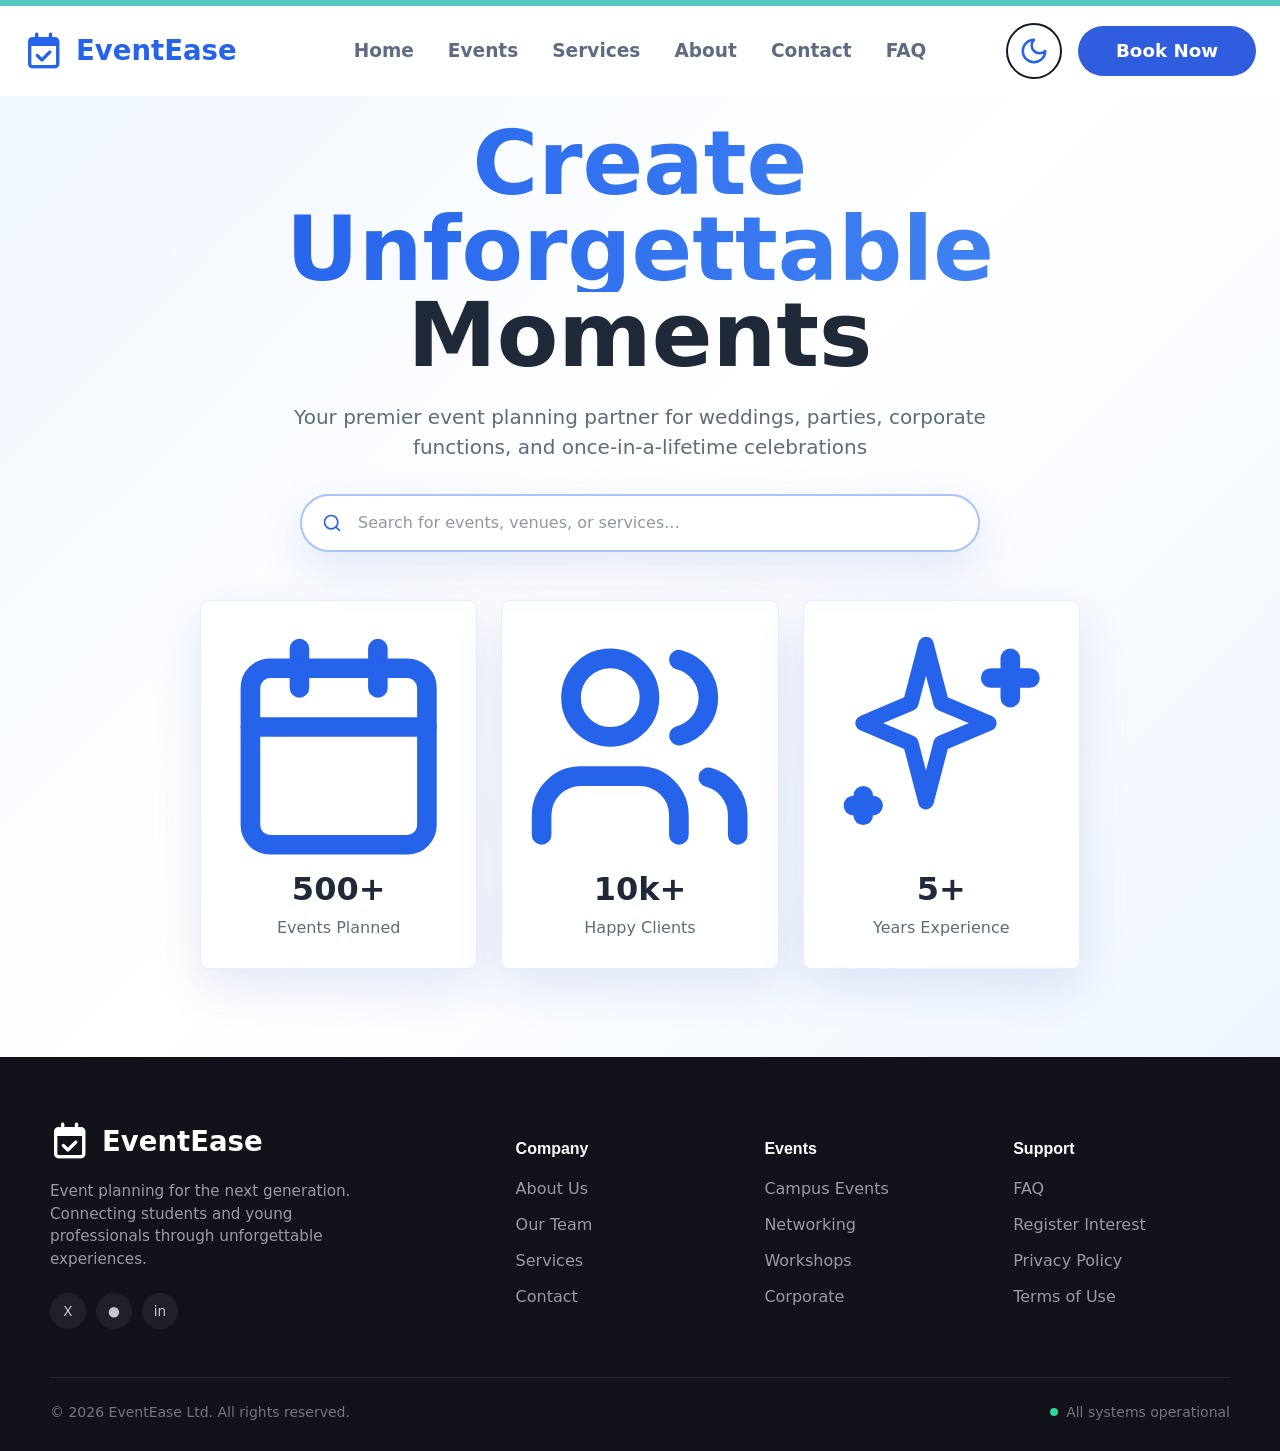
<file: index.html>
<!DOCTYPE html>
<html lang="en">
  <head>
    <meta charset="UTF-8" />
    <meta name="viewport" content="width=device-width, initial-scale=1.0" />
    <title>EventEase Home Page</title>
    <meta
      name="description"
      content="EventEase creates unforgettable weddings, parties, corporate functions, and celebrations."
    />
    <link
      rel="stylesheet"
      href="https://cdnjs.cloudflare.com/ajax/libs/font-awesome/6.5.2/css/all.min.css"
    />
    <link rel="stylesheet" href="styles.css" />
    <script src="script.js" defer></script>
  </head>
  <body>
    <!-- NAVBAR -->
    <header class="site-header" data-header>
      <nav class="nav">
        <a class="brand" href="index.html" aria-label="EventEase home">
          <span class="brand-mark" aria-hidden="true">
            <i class="fa-regular fa-calendar-check"></i>
          </span>
          <span class="brand-name">EventEase</span>
        </a>

        <ul class="nav-links" data-mobile-nav>
          <li><a href="index.html">Home</a></li>
          <li><a href="events.html">Events</a></li>
          <li><a href="services.html">Services</a></li>
          <li><a href="about.html">About</a></li>
          <li><a class="active" href="contact.html" aria-current="page">Contact</a></li>
          <li><a href="faq.html">FAQ</a></li>
        </ul>

        <div class="nav-actions">
          <button class="theme-toggle" data-theme-toggle type="button" aria-label="Toggle theme">
            <span data-theme-icon data-icon="moon" aria-hidden="true"></span>
          </button>
          <a class="btn btn-dark nav-cta" id="openPopup" href="#consultPopup">Book Now</a>
          <button class="nav-toggle" data-menu-toggle type="button" aria-label="Open menu" aria-expanded="false">
            <span data-menu-icon data-icon="menu" aria-hidden="true"></span>
          </button>
        </div>
      </nav>
    </header>

    <main>
      <section class="hero section-gradient reveal" id="home">
        <div class="container hero-inner">
          <div class="hero-copy">
            <h1>
              <span class="gradient-text animated-gradient">Create Unforgettable</span>
              <span>Moments</span>
            </h1>
            <p>
              Your premier event planning partner for weddings, parties, corporate functions, and once-in-a-lifetime
              celebrations
            </p>

            <form class="search-form" role="search">
              <span class="search-icon" data-icon="search" aria-hidden="true"></span>
              <label class="sr-only" for="event-search">Search for events, venues, or services</label>
              <input id="event-search" type="search" placeholder="Search for events, venues, or services..." />
            </form>
          </div>

          <div class="stats-grid" aria-label="EventEase highlights">
            <article class="stat-card">
              <span data-icon="calendar" aria-hidden="true"></span>
              <strong>500+</strong>
              <span>Events Planned</span>
            </article>
            <article class="stat-card">
              <span data-icon="users" aria-hidden="true"></span>
              <strong>10k+</strong>
              <span>Happy Clients</span>
            </article>
            <article class="stat-card">
              <span data-icon="sparkles" aria-hidden="true"></span>
              <strong>5+</strong>
              <span>Years Experience</span>
            </article>
          </div>
        </div>
      </section>
    </main>
<!-- Footer -->
  <footer class="site-footer">
    <div class="container footer-grid">
      <div class="footer-brand">
        <a class="brand" href="index.html" aria-label="Nexus home">
          <span class="brand-mark" aria-hidden="true">
            <i class="fa-regular fa-calendar-check"></i>
          </span>
          <span class="brand-name">EventEase</span>
        </a>
        <p class="footer-desc">Event planning for the next generation. Connecting students and young professionals through unforgettable experiences.</p>
        <div class="socials">
          <a href="#" aria-label="X">X</a>
          <a href="#" aria-label="Instagram">●</a>
          <a href="#" aria-label="LinkedIn">in</a>
        </div>
      </div>
      <div class="footer-col">
        <h3>Company</h3>
        <ul>
          <li><a href="about.html">About Us</a></li>
          <li><a href="about.html">Our Team</a></li>
          <li><a href="services.html">Services</a></li>
          <li><a href="contact.html">Contact</a></li>
        </ul>
      </div>
      <div class="footer-col">
        <h3>Events</h3>
        <ul>
          <li><a href="#">Campus Events</a></li>
          <li><a href="#">Networking</a></li>
          <li><a href="#">Workshops</a></li>
          <li><a href="#">Corporate</a></li>
        </ul>
      </div>
      <div class="footer-col">
        <h3>Support</h3>
        <ul>
          <li><a href="faq.html">FAQ</a></li>
          <li><a href="contact.html">Register Interest</a></li>
          <li><a href="#">Privacy Policy</a></li>
          <li><a href="#">Terms of Use</a></li>
        </ul>
      </div>
    </div>
    <div class="container footer-bottom">
      <span>© 2026 EventEase Ltd. All rights reserved.</span>
      <span class="status"><span class="status-dot"></span> All systems operational</span>
    </div>
  </footer>

</body>
</html>
</file>
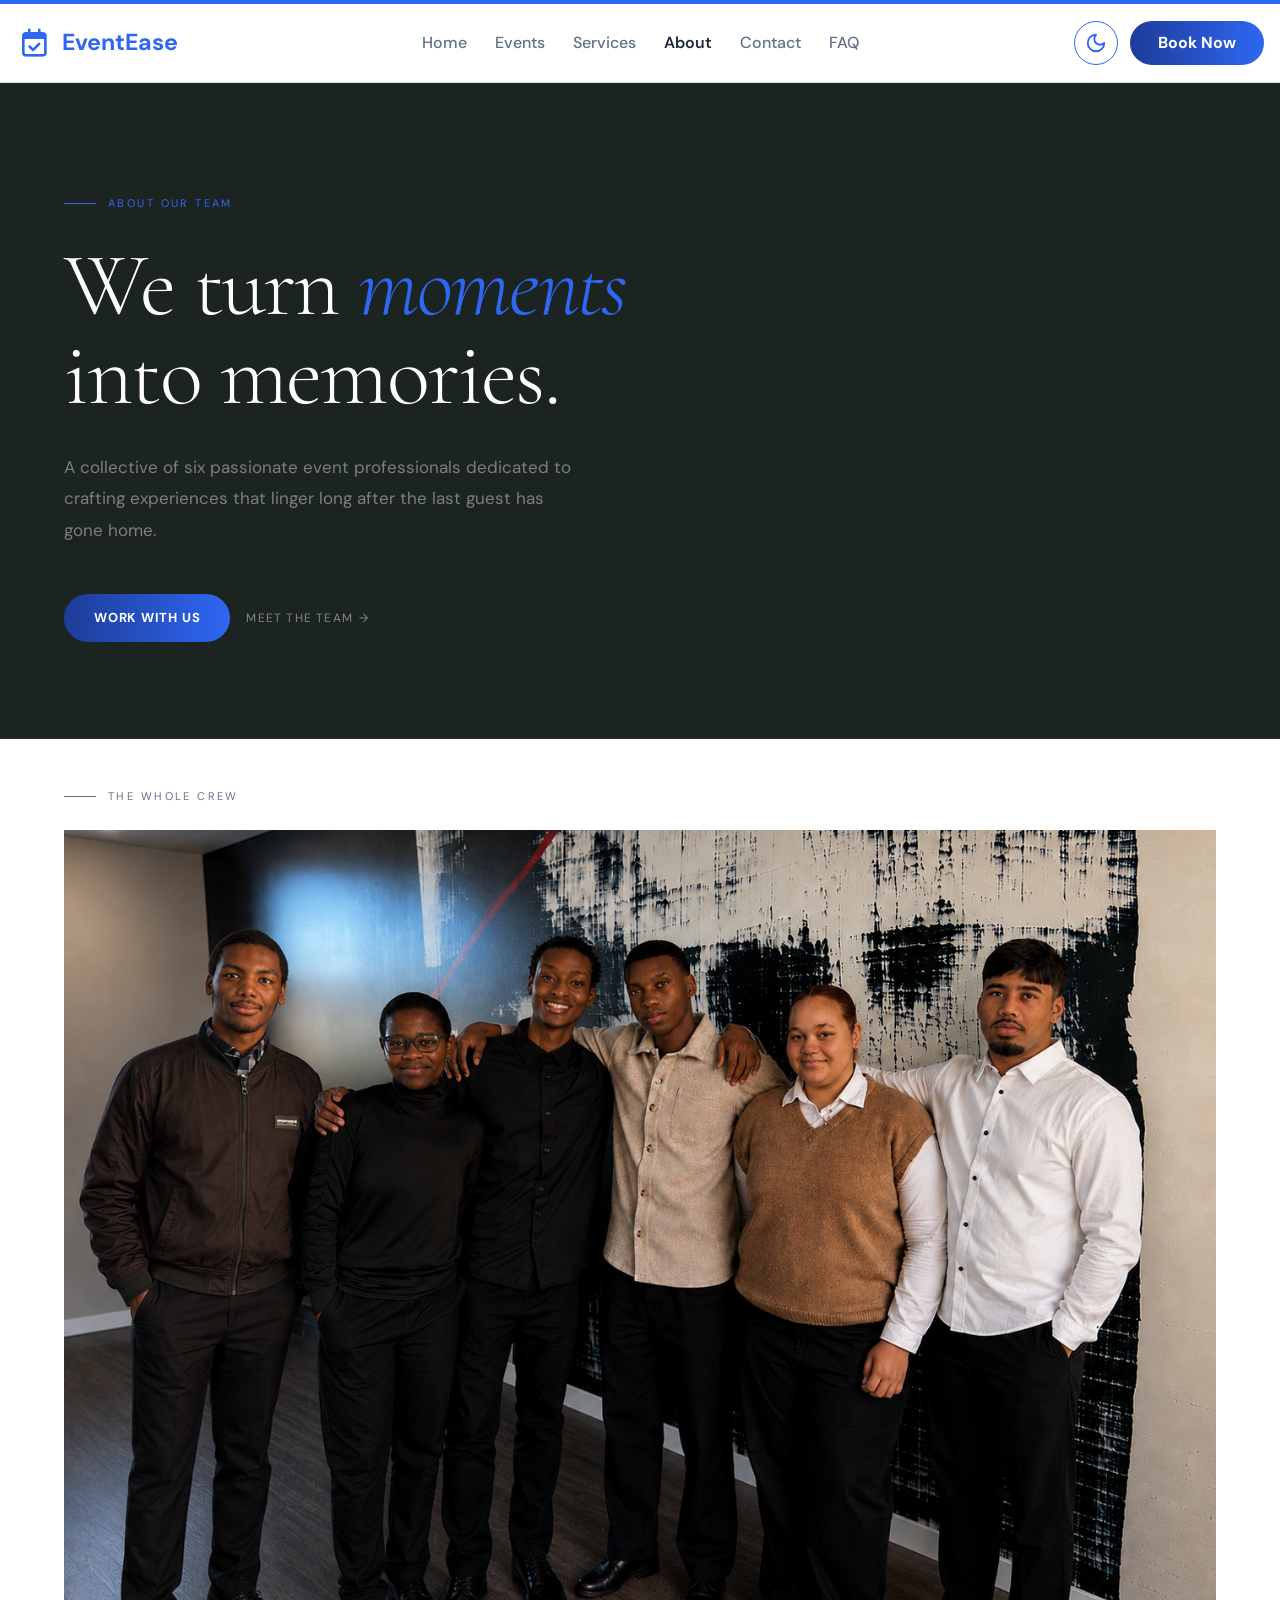
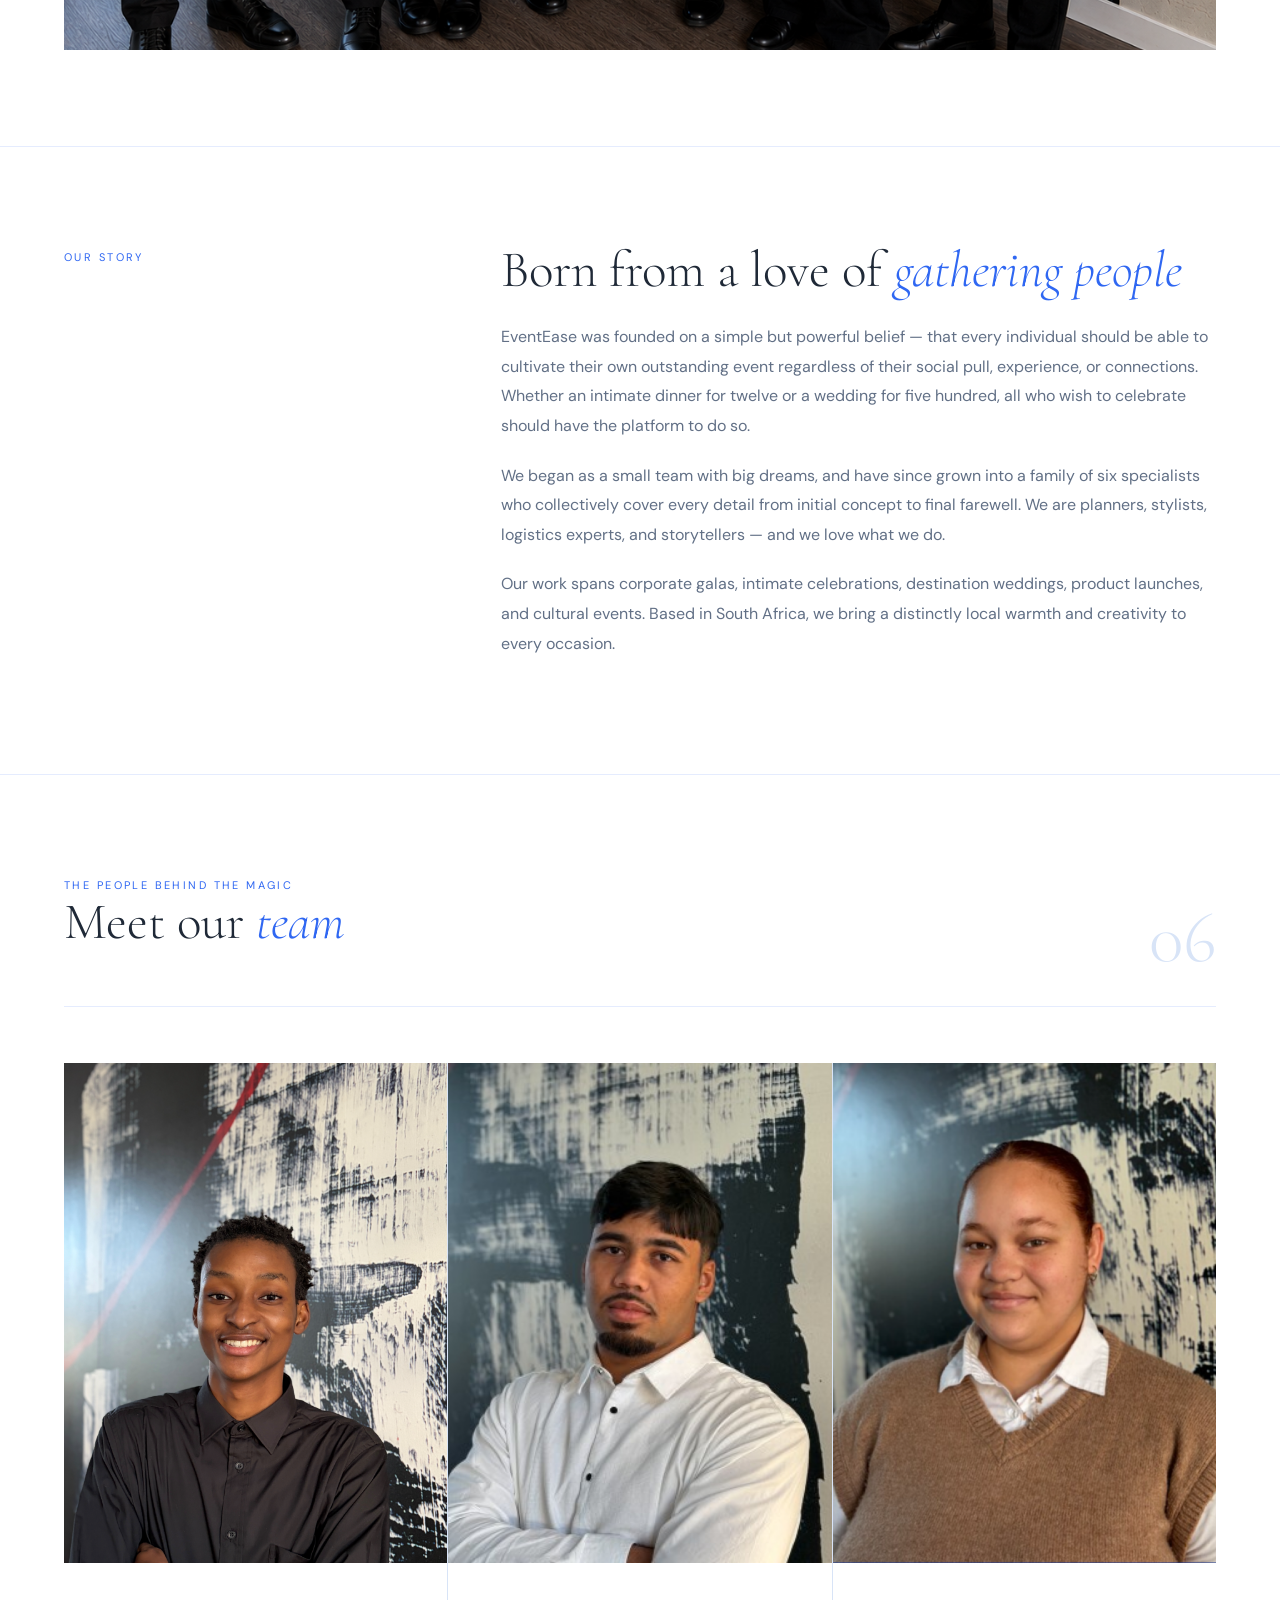
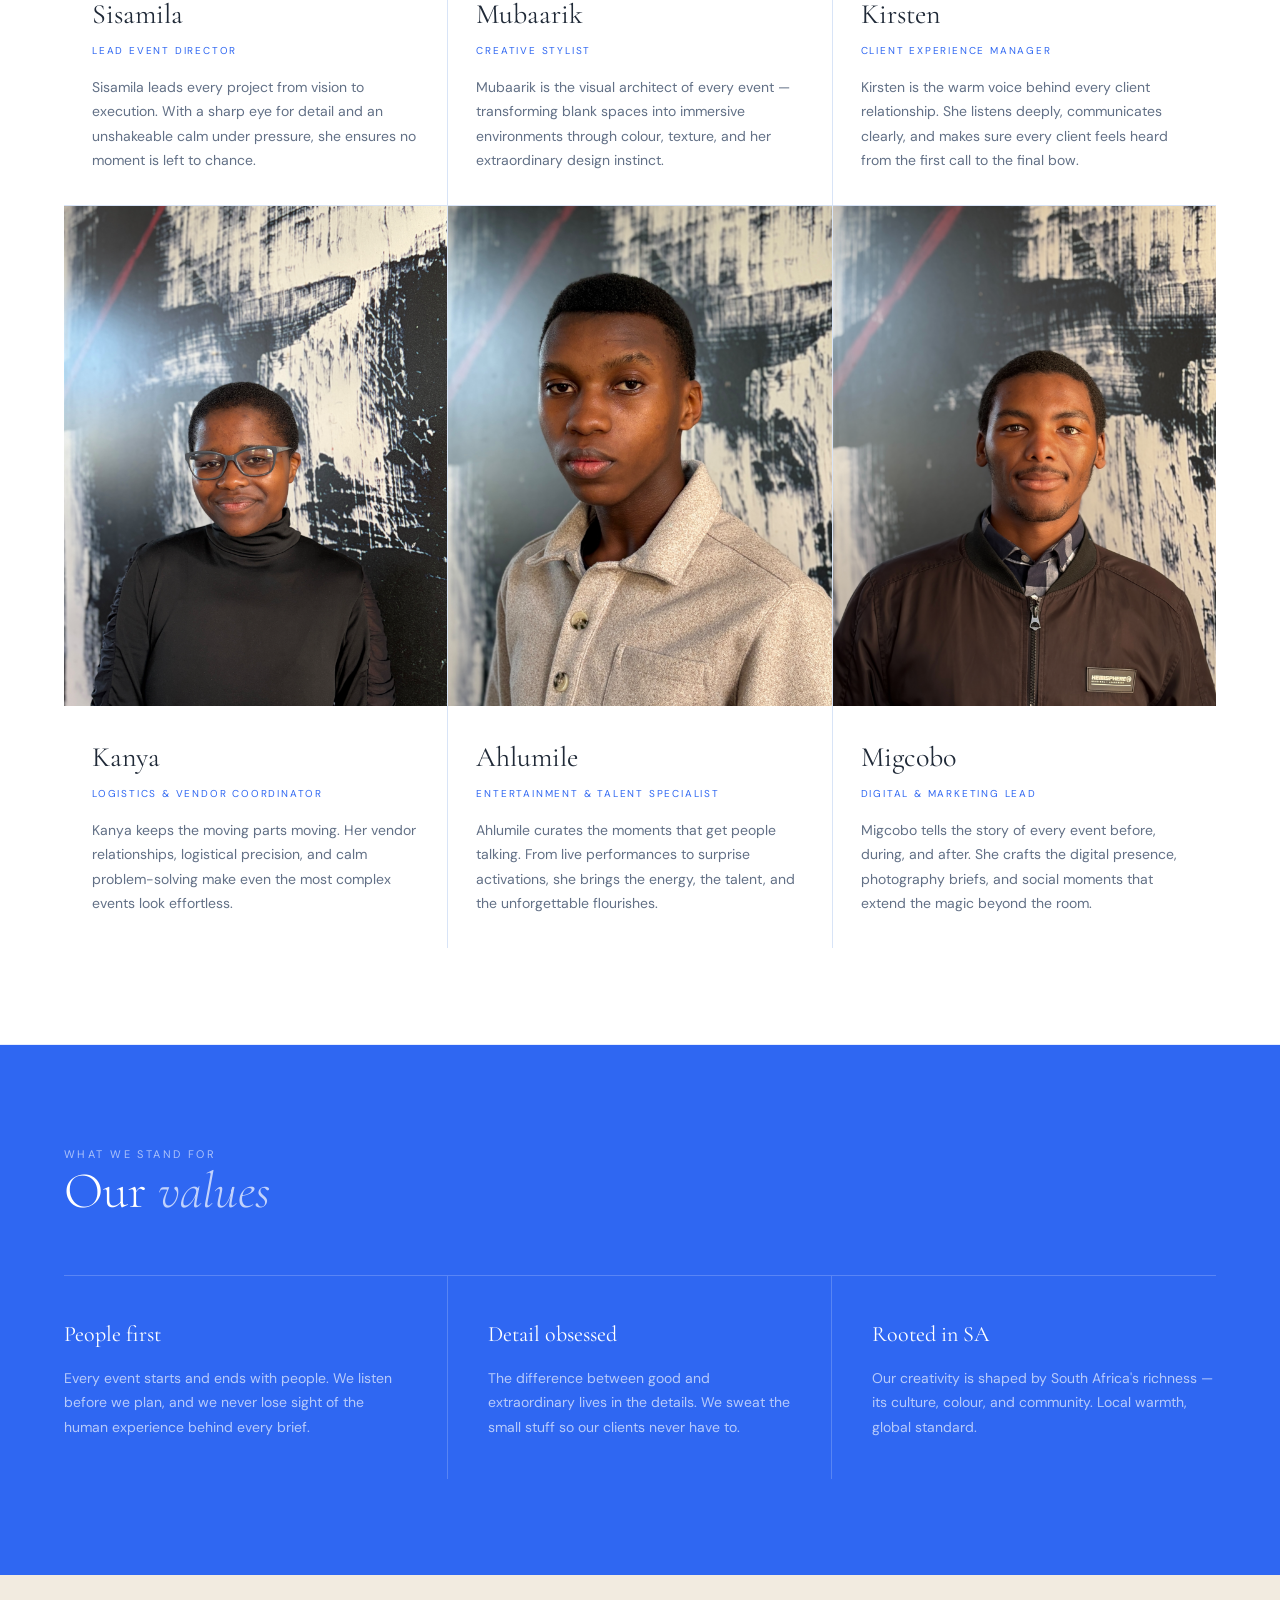
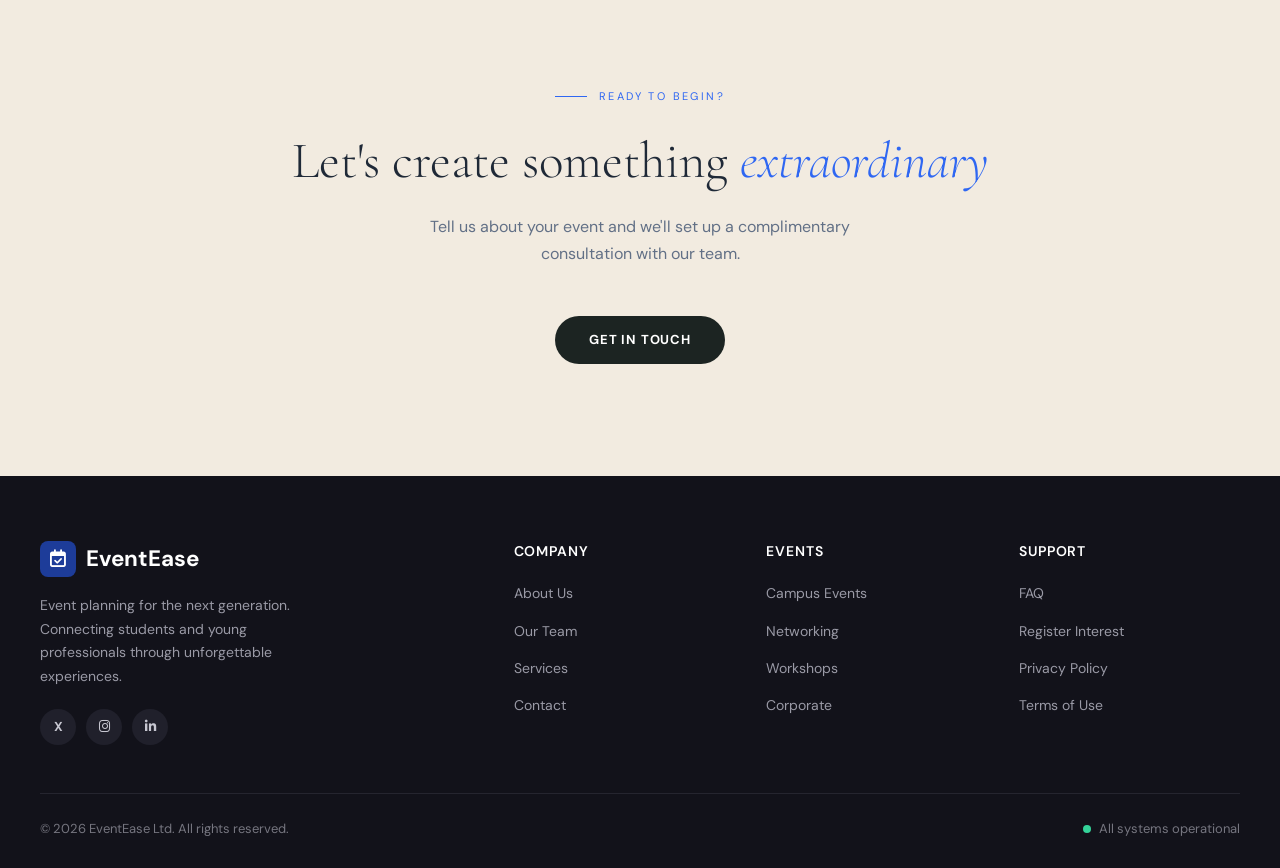
<file: about.html>
<!doctype html>
<html lang="en">
  <head>
    <meta charset="UTF-8" />
    <meta name="viewport" content="width=device-width, initial-scale=1.0" />
    <title>About Us — EventEase Co.</title>
    <link
      rel="stylesheet"
      href="https://cdnjs.cloudflare.com/ajax/libs/font-awesome/6.5.0/css/all.min.css"
    />
    <link
      href="https://fonts.googleapis.com/css2?family=Cormorant+Garamond:ital,wght@0,300;0,400;0,600;1,300;1,400&family=DM+Sans:wght@300;400;500;700&display=swap"
      rel="stylesheet"
    />
    <link rel="stylesheet" href="style.css" />
  </head>
  <body>
    <!-- ===================== HEADER ===================== -->
    <header class="site-header" data-header>
      <nav class="nav">
        <!-- Logo -->
        <a class="nav-logo" href="index.html" aria-label="EventEase home">
          <span class="brand-icon">
            <i class="fa-regular fa-calendar-check"></i>
          </span>
          EventEase
        </a>

        <!-- Centre links -->
        <ul class="nav-links" data-mobile-nav hidden>
          <li><a href="index.html">Home</a></li>
          <li><a href="events.html">Events</a></li>
          <li><a href="services.html">Services</a></li>
          <li>
            <a href="about.html" class="active" aria-current="page">About</a>
          </li>
          <li><a href="contact.html">Contact</a></li>
          <li><a href="FAQ.html">FAQ</a></li>
        </ul>

        <!-- Right actions -->
        <div class="nav-actions">
          <button
            class="theme-toggle"
            data-theme-toggle
            type="button"
            aria-label="Toggle theme"
          >
            <span data-theme-icon data-icon="moon" aria-hidden="true"></span>
          </button>
          <a class="btn-nav nav-cta" href="contact.html">Book Now</a>
          <button
            class="nav-toggle"
            data-menu-toggle
            aria-label="Open menu"
            aria-expanded="false"
          >
            <span data-menu-icon data-icon="menu" aria-hidden="true"></span>
          </button>
        </div>
      </nav>
    </header>

    <!-- ===================== HERO ===================== -->
    <div class="hero">
      <p class="eyebrow">About our team</p>
      <h1>We turn <em>moments</em><br />into memories.</h1>
      <p class="hero-body">
        A collective of six passionate event professionals dedicated to crafting
        experiences that linger long after the last guest has gone home.
      </p>
      <div class="cta-row">
        <a href="contact.html" class="btn-primary">Work with us</a>
        <button class="btn-ghost" onclick="scrollToTeam()">
          Meet the team
        </button>
      </div>
    </div>

    <!-- ===================== TEAM PHOTO ===================== -->
    <div class="team-photo-section">
      <p class="team-photo-label">The whole crew</p>
      <div class="team-photo-wrap">
        <img
          src="images/team.png"
          alt="The EventEase team"
          class="team-photo-img"
        />
      </div>
    </div>

    <!-- ===================== STORY ===================== -->
    <section>
      <div class="story-grid">
        <div>
          <p class="section-label">Our story</p>
        </div>
        <div class="story-body">
          <h2>Born from a love of <em>gathering people</em></h2>
          <p>
            EventEase was founded on a simple but powerful belief — that every
            individual should be able to cultivate their own outstanding event
            regardless of their social pull, experience, or connections. Whether
            an intimate dinner for twelve or a wedding for five hundred, all who
            wish to celebrate should have the platform to do so.
          </p>
          <p>
            We began as a small team with big dreams, and have since grown into
            a family of six specialists who collectively cover every detail from
            initial concept to final farewell. We are planners, stylists,
            logistics experts, and storytellers — and we love what we do.
          </p>
          <p>
            Our work spans corporate galas, intimate celebrations, destination
            weddings, product launches, and cultural events. Based in South
            Africa, we bring a distinctly local warmth and creativity to every
            occasion.
          </p>
        </div>
      </div>
    </section>

    <!-- ===================== TEAM ===================== -->
    <section id="team">
      <div class="team-header">
        <div>
          <p class="section-label">The people behind the magic</p>
          <h2>Meet our <em>team</em></h2>
        </div>
        <div class="team-count">06</div>
      </div>

      <div class="team-grid">
        <div class="member-card">
          <div class="member-photo">
            <img src="images/SS.jpg" alt="Sisamila" />
          </div>
          <div class="member-info">
            <div class="member-name">Sisamila</div>
            <div class="member-role">Lead Event Director</div>
            <p class="member-bio">
              Sisamila leads every project from vision to execution. With a
              sharp eye for detail and an unshakeable calm under pressure, she
              ensures no moment is left to chance.
            </p>
          </div>
        </div>

        <div class="member-card">
          <div class="member-photo">
            <img src="images/MD.JPG" alt="Mubaarik" />
          </div>
          <div class="member-info">
            <div class="member-name">Mubaarik</div>
            <div class="member-role">Creative Stylist</div>
            <p class="member-bio">
              Mubaarik is the visual architect of every event — transforming
              blank spaces into immersive environments through colour, texture,
              and her extraordinary design instinct.
            </p>
          </div>
        </div>

        <div class="member-card">
          <div class="member-photo">
            <img src="images/K.jpg" alt="Kirsten" />
          </div>
          <div class="member-info">
            <div class="member-name">Kirsten</div>
            <div class="member-role">Client Experience Manager</div>
            <p class="member-bio">
              Kirsten is the warm voice behind every client relationship. She
              listens deeply, communicates clearly, and makes sure every client
              feels heard from the first call to the final bow.
            </p>
          </div>
        </div>

        <div class="member-card">
          <div class="member-photo">
            <img src="images/KS.jpg" alt="Kanya" />
          </div>
          <div class="member-info">
            <div class="member-name">Kanya</div>
            <div class="member-role">Logistics &amp; Vendor Coordinator</div>
            <p class="member-bio">
              Kanya keeps the moving parts moving. Her vendor relationships,
              logistical precision, and calm problem-solving make even the most
              complex events look effortless.
            </p>
          </div>
        </div>

        <div class="member-card">
          <div class="member-photo">
            <img src="images/A.jpeg" alt="Ahlumile" />
          </div>
          <div class="member-info">
            <div class="member-name">Ahlumile</div>
            <div class="member-role">Entertainment &amp; Talent Specialist</div>
            <p class="member-bio">
              Ahlumile curates the moments that get people talking. From live
              performances to surprise activations, she brings the energy, the
              talent, and the unforgettable flourishes.
            </p>
          </div>
        </div>

        <div class="member-card">
          <div class="member-photo">
            <img src="images/MM.jpg" alt="Migcobo" />
          </div>
          <div class="member-info">
            <div class="member-name">Migcobo</div>
            <div class="member-role">Digital &amp; Marketing Lead</div>
            <p class="member-bio">
              Migcobo tells the story of every event before, during, and after.
              She crafts the digital presence, photography briefs, and social
              moments that extend the magic beyond the room.
            </p>
          </div>
        </div>
      </div>
    </section>

    <!-- ===================== VALUES ===================== -->
    <section class="values-section">
      <p class="section-label">What we stand for</p>
      <h2>Our <em>values</em></h2>
      <div class="values-grid">
        <div class="value-item">
          <p class="value-title">People first</p>
          <p class="value-text">
            Every event starts and ends with people. We listen before we plan,
            and we never lose sight of the human experience behind every brief.
          </p>
        </div>
        <div class="value-item">
          <p class="value-title">Detail obsessed</p>
          <p class="value-text">
            The difference between good and extraordinary lives in the details.
            We sweat the small stuff so our clients never have to.
          </p>
        </div>
        <div class="value-item">
          <p class="value-title">Rooted in SA</p>
          <p class="value-text">
            Our creativity is shaped by South Africa's richness — its culture,
            colour, and community. Local warmth, global standard.
          </p>
        </div>
      </div>
    </section>

    <!-- ===================== CTA ===================== -->
    <section class="cta-section" id="contact">
      <p class="eyebrow">Ready to begin?</p>
      <h2>Let's create something <em>extraordinary</em></h2>
      <p class="sub">
        Tell us about your event and we'll set up a complimentary consultation
        with our team.
      </p>
      <a href="contact.html" class="btn-dark">Get in touch</a>
    </section>

    <!-- ===================== FOOTER ===================== -->
    <footer class="site-footer">
      <div class="container footer-grid">
        <div class="footer-brand">
          <a class="brand-link" href="home.html" aria-label="EventEase home">
            <span class="brand-icon-wrap">
              <i class="fa-regular fa-calendar-check"></i>
            </span>
            <span class="brand-name">EventEase</span>
          </a>
          <p class="footer-desc">
            Event planning for the next generation. Connecting students and
            young professionals through unforgettable experiences.
          </p>
          <div class="socials">
            <a href="#" aria-label="X">X</a>
            <a href="#" aria-label="Instagram"
              ><i class="fa-brands fa-instagram"></i
            ></a>
            <a
              href="#https://www.linkedin.com/in/sisamila-sigabi-9b1663414/"
              aria-label="LinkedIn"
              ><i class="fa-brands fa-linkedin-in"></i
            ></a>
          </div>
        </div>

        <div class="footer-col">
          <h3>Company</h3>
          <ul>
            <li><a href="about.html">About Us</a></li>
            <li><a href="about.html">Our Team</a></li>
            <li><a href="services.html">Services</a></li>
            <li><a href="contact.html">Contact</a></li>
          </ul>
        </div>

        <div class="footer-col">
          <h3>Events</h3>
          <ul>
            <li><a href="services.html">Campus Events</a></li>
            <li><a href="services.html">Networking</a></li>
            <li><a href="services.html">Workshops</a></li>
            <li><a href="services.html">Corporate</a></li>
          </ul>
        </div>

        <div class="footer-col">
          <h3>Support</h3>
          <ul>
            <li><a href="FAQ.html">FAQ</a></li>
            <li><a href="contact.html">Register Interest</a></li>
            <li><a href="#">Privacy Policy</a></li>
            <li><a href="#">Terms of Use</a></li>
          </ul>
        </div>
      </div>
      <div class="container footer-bottom">
        <span>© 2026 EventEase Ltd. All rights reserved.</span>
        <span class="status"
          ><span class="status-dot"></span> All systems operational</span
        >
      </div>
    </footer>

    <!-- ===================== SCRIPTS ===================== -->
    <script>
      const icons = {
        menu: '<svg viewBox="0 0 24 24" fill="none" stroke="currentColor" stroke-width="2" stroke-linecap="round" stroke-linejoin="round"><path d="M4 12h16"/><path d="M4 18h16"/><path d="M4 6h16"/></svg>',
        moon: '<svg viewBox="0 0 24 24" fill="none" stroke="currentColor" stroke-width="2" stroke-linecap="round" stroke-linejoin="round"><path d="M12 3a6 6 0 0 0 9 9 9 9 0 1 1-9-9Z"/></svg>',
        sun: '<svg viewBox="0 0 24 24" fill="none" stroke="currentColor" stroke-width="2" stroke-linecap="round" stroke-linejoin="round"><circle cx="12" cy="12" r="4"/><path d="M12 2v2M12 20v2m-7.07-14.07 1.41 1.41M17.66 17.66l1.41 1.41M2 12h2M20 12h2m-4.93 7.07-1.41-1.41M6.34 6.34 4.93 4.93"/></svg>',
        x: '<svg viewBox="0 0 24 24" fill="none" stroke="currentColor" stroke-width="2" stroke-linecap="round" stroke-linejoin="round"><path d="M18 6 6 18"/><path d="m6 6 12 12"/></svg>',
      };

      /* Restore theme immediately to avoid flash */
      const savedTheme = localStorage.getItem("eventease-theme");
      document.body.classList.toggle("dark-mode", savedTheme === "dark");

      function injectIcons(root = document) {
        root.querySelectorAll("[data-icon]").forEach((el) => {
          if (icons[el.dataset.icon]) el.innerHTML = icons[el.dataset.icon];
        });
      }

      function updateThemeIcons() {
        const isDark = document.body.classList.contains("dark-mode");
        document.querySelectorAll("[data-theme-icon]").forEach((icon) => {
          icon.dataset.icon = isDark ? "sun" : "moon";
        });
        injectIcons();
      }

      function setMenu(open) {
        const nav = document.querySelector("[data-mobile-nav]");
        const toggle = document.querySelector("[data-menu-toggle]");
        const icon = document.querySelector("[data-menu-icon]");
        if (!nav || !toggle || !icon) return;
        nav.hidden = !open;
        toggle.setAttribute("aria-expanded", String(open));
        toggle.setAttribute("aria-label", open ? "Close menu" : "Open menu");
        icon.dataset.icon = open ? "x" : "menu";
        document.body.classList.toggle("menu-open", open);
        injectIcons(toggle);
      }

      function setupHeader() {
        const header = document.querySelector("[data-header]");
        if (!header) return;
        const update = () =>
          header.classList.toggle("is-scrolled", window.scrollY > 8);
        update();
        window.addEventListener("scroll", update, { passive: true });
      }

      document.querySelectorAll("[data-theme-toggle]").forEach((btn) => {
        btn.addEventListener("click", () => {
          const isDark = document.body.classList.toggle("dark-mode");
          localStorage.setItem("eventease-theme", isDark ? "dark" : "light");
          updateThemeIcons();
        });
      });

      const menuBtn = document.querySelector("[data-menu-toggle]");
      menuBtn?.addEventListener("click", () => {
        setMenu(menuBtn.getAttribute("aria-expanded") !== "true");
      });

      document
        .querySelector("[data-mobile-nav]")
        ?.addEventListener("click", (e) => {
          if (e.target.closest("a")) setMenu(false);
        });

      document.addEventListener("keydown", (e) => {
        if (e.key === "Escape") setMenu(false);
      });

      function scrollToTeam() {
        const el = document.getElementById("team");
        if (!el) return;
        window.scrollTo({
          top: el.getBoundingClientRect().top + window.pageYOffset - 82,
          behavior: "smooth",
        });
      }

      injectIcons();
      updateThemeIcons();
      setupHeader();
    </script>
  </body>
</html>
</file>
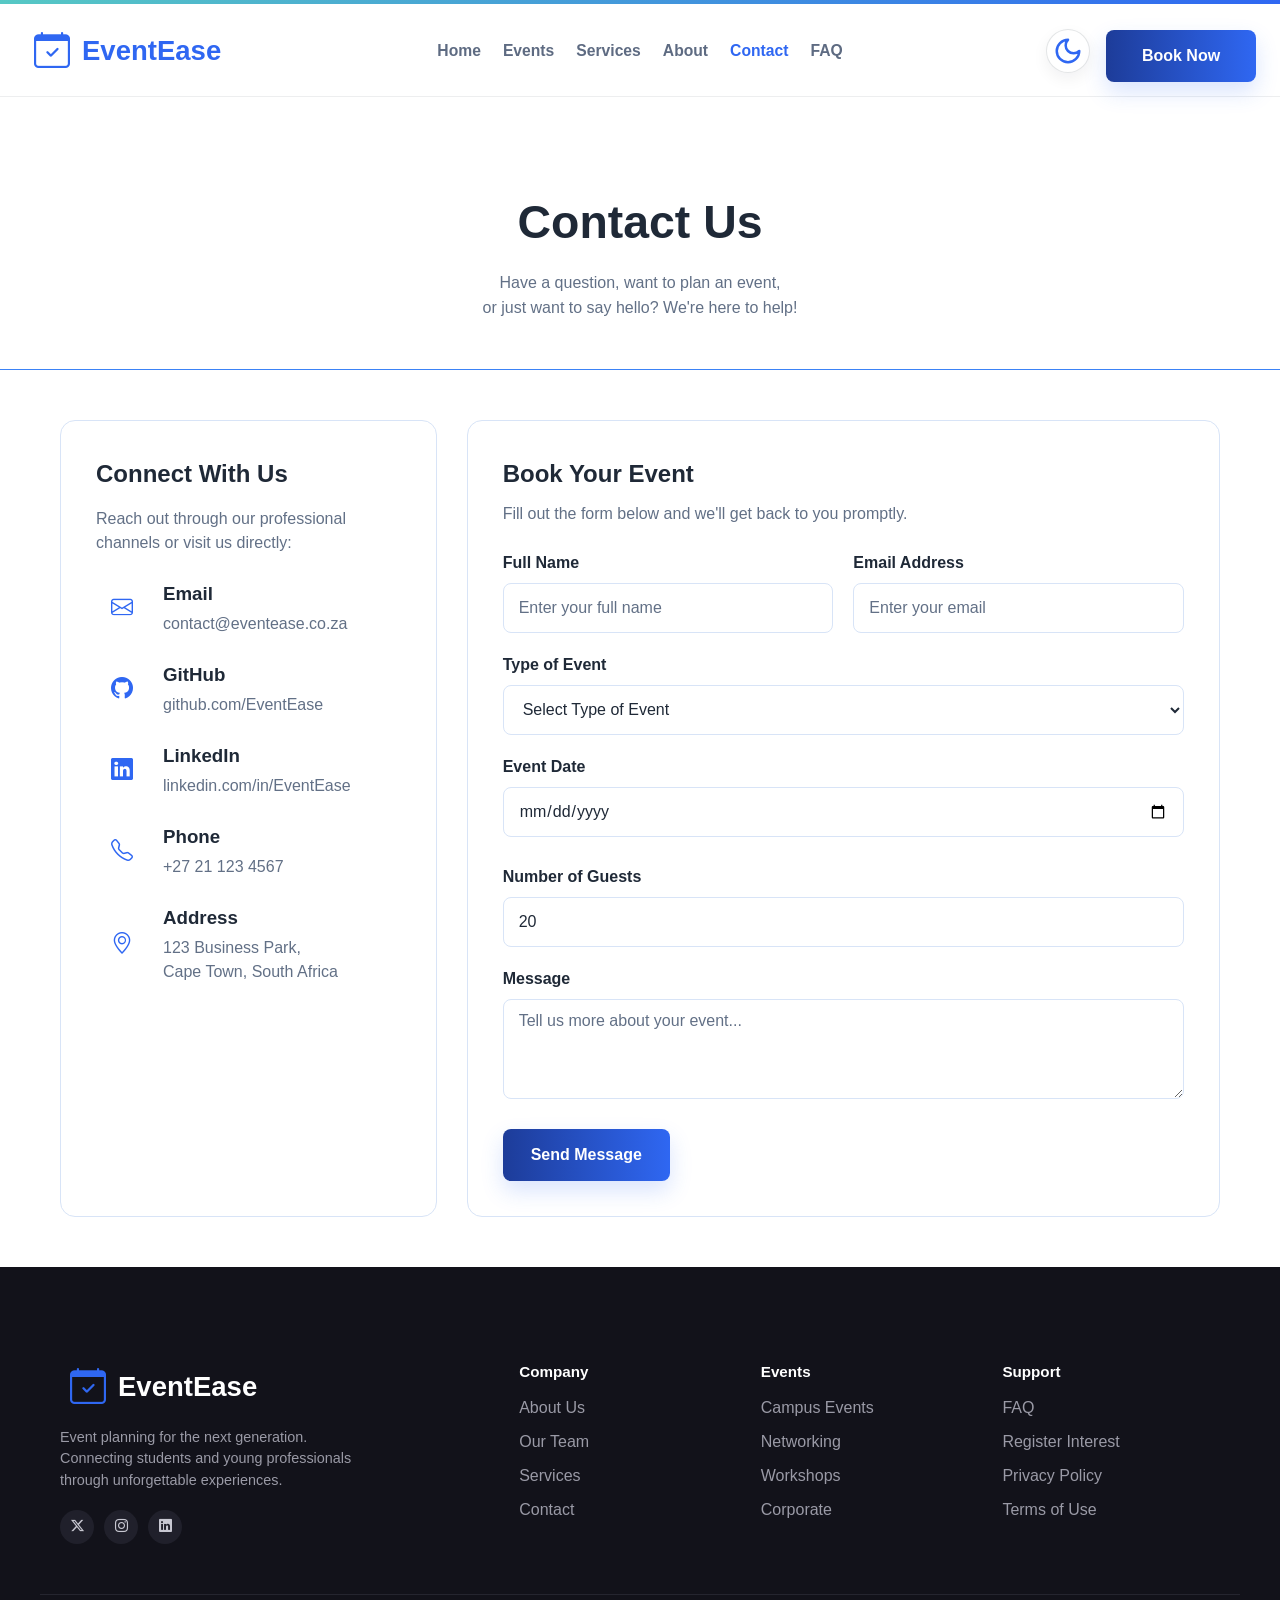
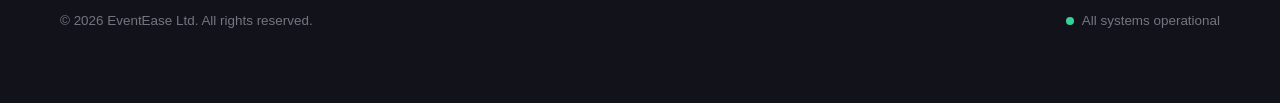
<file: contact.html>
<!doctype html>
<html lang="en">
  <head>
    <meta charset="UTF-8" />
    <meta name="viewport" content="width=device-width, initial-scale=1.0" />
    <title>EventEase Contact</title>

    <link
      rel="stylesheet"
      href="https://cdn.jsdelivr.net/npm/bootstrap-icons@1.11.3/font/bootstrap-icons.css"
    />

    <style>
      * {
        margin: 0;
        padding: 0;
        box-sizing: border-box;
        font-family: Arial, Helvetica, sans-serif;
      }

      body {
        background: var(--body-bg);
        color: var(--text);
        padding-top: var(--header-height);
        transition:
          background 0.2s ease,
          color 0.2s ease;
      }

      /* NAVBAR */

      .logo {
        display: flex;
        align-items: center;
        gap: 15px;
      }

      .logo-icon {
        width: 50px;
        height: 50px;
        background: #111;
        color: white;
        display: flex;
        align-items: center;
        justify-content: center;
        border-radius: 12px;
        font-size: 24px;
      }

      .logo h1 {
        font-size: 24px;
        color: #111;
      }

      :root {
        --page: #ffffff;
        --text: #1f2937;
        --muted: #627086;
        --border: #d8e4f7;
        --footer-bg: #12121a;
        --brand: #2f67f2;
        --brand-light: #3b82f6;
        --brand-strong: #1d3c99;
        --accent: #2f67f2;
        --accent-soft: rgba(37, 99, 235, 0.11);
        --accent-glow: rgba(59, 130, 246, 0.4);
        --header-height: 96px;
      }

      body.dark-mode {
        --page: #020202;
        --text: #f4f4f5;
        --muted: #a1a1aa;
        --border: #27272a;
        --brand: #ffa31a;
        --brand-light: #ffcf6b;
        --brand-strong: #cc7a00;
        --accent: #ffa31a;
        --accent-soft: rgba(255, 163, 26, 0.14);
        --accent-glow: rgba(255, 163, 26, 0.48);
      }

      * {
        box-sizing: border-box;
      }

      body {
        margin: 0;
        min-height: 100vh;
        background: var(--page);
        color: var(--text);
        font-family:
          Inter,
          ui-sans-serif,
          system-ui,
          -apple-system,
          BlinkMacSystemFont,
          "Segoe UI",
          sans-serif;
        line-height: 1.5;
      }

      body.menu-open {
        overflow: hidden;
      }

      a {
        color: inherit;
        text-decoration: none;
      }

      button {
        font: inherit;
      }

      .site-header {
        position: fixed;
        inset: 0 0 auto;
        z-index: 20;
        min-height: var(--header-height);
        border-bottom: 1px solid rgba(31, 41, 55, 0.08);
        background: rgba(255, 255, 255, 0.96);
        backdrop-filter: blur(12px);
        transition:
          border-color 180ms ease,
          box-shadow 180ms ease,
          background 180ms ease;
      }

      .site-header::before {
        content: "";
        position: absolute;
        inset: 0 0 auto;
        height: 4px;
        background: linear-gradient(90deg, #56c8c4, var(--brand));
      }

      .site-header:hover,
      .site-header.is-scrolled {
        border-color: var(--border);
        box-shadow: 0 12px 30px rgba(15, 23, 42, 0.08);
      }

      body.dark-mode .site-header {
        background: color-mix(in srgb, var(--page) 92%, transparent);
        -webkit-backdrop-filter: blur(14px);
        backdrop-filter: blur(14px);
      }

      body.dark-mode .site-header::before {
        background: var(--brand);
      }

      body.dark-mode .site-header:hover,
      body.dark-mode .site-header.is-scrolled {
        border-color: var(--accent);
        box-shadow: 0 0 18px 3px var(--accent-glow);
      }

      .nav-shell {
        width: min(100% - 32px, 1500px);
        height: var(--header-height);
        margin-inline: auto;
        display: flex;
        align-items: center;
        justify-content: space-between;
        gap: 24px;
      }

      .brand {
        display: inline-flex;
        align-items: center;
        gap: 12px;
      }

      .brand-icon {
        width: 32px;
        height: 32px;
        color: var(--brand);
      }

      .brand-name {
        font-size: 1.72rem;
        font-weight: 800;
        color: var(--brand);
      }

      .desktop-nav,
      .desktop-actions,
      .mobile-actions {
        display: flex;
        align-items: center;
      }

      .desktop-nav {
        gap: 32px;
      }

      .desktop-nav a,
      .mobile-nav a:not(.button) {
        color: var(--muted);
        transition: color 160ms ease;
      }

      .desktop-nav a:hover,
      .mobile-nav a:hover {
        color: var(--accent);
      }

      .desktop-actions,
      .mobile-actions {
        gap: 12px;
      }

      .mobile-actions {
        display: none;
      }

      .icon-button {
        width: 40px;
        height: 40px;
        border: 1px solid var(--accent);
        border-radius: 999px;
        display: inline-grid;
        place-items: center;
        background: transparent;
        color: var(--accent);
        cursor: pointer;
        transition:
          background 160ms ease,
          box-shadow 160ms ease,
          transform 160ms ease;
      }

      .icon-button:hover {
        background: var(--accent-soft);
        box-shadow: 0 0 12px 2px var(--accent-glow);
      }

      .icon-button:active,
      .button:active {
        transform: translateY(1px);
      }

      .button {
        display: inline-flex;
        align-items: center;
        justify-content: center;
        min-height: 40px;
        padding: 0 24px;
        border: 0;
        border-radius: 999px;
        cursor: pointer;
        font-weight: 700;
        transition:
          transform 160ms ease,
          box-shadow 160ms ease,
          filter 160ms ease;
      }

      .primary-button {
        color: #ffffff;
        background: linear-gradient(90deg, var(--brand-strong), var(--brand));
      }

      .primary-button:hover {
        transform: translateY(-2px);
        box-shadow: 0 12px 28px var(--accent-glow);
        filter: saturate(1.06);
      }

      .mobile-nav {
        width: 100%;
        padding: 16px;
        border-top: 1px solid var(--border);
        background: var(--page);
        animation: dropIn 180ms ease both;
      }

      .mobile-nav a {
        display: block;
        padding: 10px 0;
      }

      .mobile-nav .button {
        margin-top: 8px;
        width: 100%;
      }

      [data-icon] svg {
        width: 100%;
        height: 100%;
        stroke-width: 2;
      }

      .demo-page {
        min-height: 140vh;
        padding: 120px 24px 48px;
        text-align: center;
      }

      .demo-page h1 {
        margin: 0 0 12px;
        font-size: clamp(2.5rem, 7vw, 5rem);
      }

      .demo-page p {
        margin: 0 auto;
        max-width: 560px;
        color: var(--muted);
        font-size: 1.1rem;
      }

      @keyframes dropIn {
        from {
          opacity: 0;
          transform: translateY(-12px);
        }

        to {
          opacity: 1;
          transform: translateY(0);
        }
      }

      @media (max-width: 960px) {
        .desktop-nav,
        .desktop-actions {
          display: none;
        }

        .mobile-actions {
          display: flex;
        }
      }

      @media (max-width: 720px) {
        .nav-shell {
          width: min(100% - 24px, 1180px);
        }
      }
      .nav {
        width: min(100% - 48px, 1500px);
        min-height: var(--header-height);
        margin-inline: auto;
        display: grid;
        grid-template-columns: minmax(220px, 1fr) auto minmax(220px, 1fr);
        align-items: center;
        gap: 24px;
        padding-top: 6px;
      }

      .brand {
        display: inline-flex;
        align-items: center;
        gap: 10px;
        flex: 0 0 auto;
        justify-self: start;
        padding: 6px 8px;
        border-radius: 999px;
        line-height: 1;
      }

      .brand-mark {
        width: 40px;
        height: 40px;
        display: inline-flex;
        align-items: center;
        justify-content: center;
        color: var(--brand);
        font-size: 36px;
        flex-shrink: 0;
      }

      .nav-links {
        margin: 0;
        padding: 0;
        list-style: none;
        display: flex;
        align-items: center;
        justify-content: center;
        gap: 22px;
        color: #5e6b82;
        font-size: 0.98rem;
        font-weight: 700;
        justify-self: center;
      }

      .nav-links a {
        display: inline-flex;
        align-items: center;
        min-height: 40px;
        padding: 0;
        border-radius: 0;
        transition: color 160ms ease;
      }

      .nav-links a:hover {
        color: var(--accent);
      }

      .nav-links a.active {
        color: var(--brand);
      }

      .nav-cta {
        flex: 0 0 auto;
      }

      .btn {
        display: inline-flex;
        align-items: center;
        justify-content: center;
        min-height: 44px;
        min-width: 150px;
        padding: 0 22px;
        border-radius: 9999px;
        font-weight: 700;
        font-size: 0.98rem;
      }

      .btn-dark {
        color: #ffffff;
        background: linear-gradient(90deg, var(--brand-strong), var(--brand));
        box-shadow: 0 12px 24px rgba(47, 103, 242, 0.18);
      }

      .theme-toggle {
        flex: 0 0 auto;
        width: 44px;
        height: 44px;
        border: 1px solid rgba(31, 41, 55, 0.12);
        border-radius: 999px;
        display: inline-grid;
        place-items: center;
        background: #ffffff;
        color: var(--brand);
        cursor: pointer;
        box-shadow: 0 6px 16px rgba(15, 23, 42, 0.06);
        transition:
          background 160ms ease,
          transform 160ms ease;
      }

      .theme-toggle:hover {
        background: var(--accent-soft);
      }

      .theme-toggle [data-icon],
      .theme-toggle svg {
        width: 30px;
        height: 30px;
      }

      body.dark-mode .theme-toggle {
        background: white;
      }

      .nav-actions {
        display: flex;
        align-items: center;
        justify-content: flex-end;
        gap: 16px;
        justify-self: end;
      }

      .nav-toggle {
        width: 42px;
        height: 42px;
        border: 1px solid var(--accent);
        border-radius: 999px;
        display: none;
        place-items: center;
        background: transparent;
        color: var(--accent);
        cursor: pointer;
      }

      .nav-toggle [data-icon],
      .nav-toggle svg {
        width: 22px;
        height: 22px;
      }

      #event-card {
        margin-top: calc(var(--header-height) + 32px);
      }

      .events-title {
        width: 100%;
        margin: calc(var(--header-height) + 3px) 0 0.5rem;
        text-align: center;
        font-size: clamp(2rem, 5vw, 3.5rem);
        color: var(--text);
      }

      .events-title + #event-card {
        margin-top: 0;
      }

      @media (max-width: 760px) {
        .nav {
          width: min(100% - 24px, 1500px);
          display: flex;
          gap: 12px;
        }

        .nav-toggle {
          display: inline-grid;
        }

        .nav-actions .nav-cta {
          display: none;
        }

        .theme-toggle {
          width: 42px;
          height: 42px;
        }

        .nav-actions {
          margin-left: auto;
          gap: 10px;
        }

        .nav-links {
          position: absolute;
          top: 100%;
          left: 12px;
          right: 12px;
          display: none;
          flex-direction: row;
          align-items: stretch;
          gap: 0;
          padding: 10px 16px 16px;
          border: 1px solid var(--border);
          border-top: 0;
          border-radius: 0 0 18px 18px;
          background: var(--page);
          box-shadow: 0 18px 36px rgba(15, 23, 42, 0.12);
        }

        body.menu-open .nav-links {
          display: flex;
        }

        .nav-links a {
          min-height: 44px;
        }
      }

      @media (min-width: 761px) {
        .nav-links[hidden] {
          display: flex !important;
        }
      }

      /* HERO */
      .hero {
        background: var(--hero-bg);
        text-align: center;
        padding: 92px 20px 48px;
      }

      .hero h2 {
        font-size: clamp(2.2rem, 4.4vw, 2.9rem);
        margin-bottom: 12px;
        color: var(--heading);
      }

      .hero p {
        font-size: 1rem;
        color: var(--muted);
        line-height: 1.6;
        max-width: 640px;
        margin: 0 auto;
      }

      hr {
        border: none;
        height: 1px;
        background-color: var(--brand-light);
      }

      /* MAIN */
      .container {
        max-width: 1200px;
        margin: 50px auto;
        display: grid;
        grid-template-columns: 1fr 2fr;
        gap: 30px;
        padding: 0 20px;
      }

      .card {
        background: var(--surface);
        border: 1px solid var(--border);
        border-radius: 15px;
        padding: 35px;
        box-shadow: var(--brand-light);
      }

      /* CONTACT CARD */
      .contact-title {
        font-size: 24px;
        margin-bottom: 15px;
        color: var(--heading);
      }

      .card > p {
        color: var(--muted);
        margin-bottom: 25px;
      }

      .contact-item {
        display: flex;
        gap: 15px;
        margin: 25px 0;
        align-items: center;
      }

      .contact-icon {
        width: 52px;
        height: 52px;
        background: var(--icon-bg);
        border-radius: 50%;
        display: flex;
        justify-content: center;
        align-items: center;
        font-size: 22px;
        color: var(--accent);
      }

      .contact-item h3 {
        color: var(--heading);
        margin-bottom: 4px;
      }
      .contact-item p,
      .contact-item a {
        color: var(--muted);
        text-decoration: none;
      }
      .contact-item a:hover {
        color: var(--accent);
        text-decoration: underline;
      }

      /* FORM */
      .form-title {
        font-size: 24px;
        margin-bottom: 10px;
        color: var(--heading);
      }

      .form-sub {
        margin-bottom: 25px;
        color: var(--muted);
      }

      .row {
        display: grid;
        grid-template-columns: 1fr 1fr;
        gap: 20px;
        margin-bottom: 20px;
      }

      .form-group {
        display: flex;
        flex-direction: column;
      }

      label {
        margin-bottom: 8px;
        font-weight: bold;
        color: var(--heading);
      }

      input,
      select,
      textarea {
        height: 50px;
        padding: 0 15px;
        border: 1px solid var(--border);
        border-radius: 8px;
        font-size: 16px;
        background: var(--input-bg);
        color: var(--text);
        font-family: Arial, Helvetica, sans-serif;
        transition:
          border-color 0.18s ease,
          background 0.18s ease,
          box-shadow 0.18s ease;
      }
      textarea {
        height: 100px;
        padding: 12px 15px;
        resize: vertical;
      }
      input:focus,
      select:focus,
      textarea:focus {
        outline: none;
        border-color: var(--accent);
        background: var(--input-focus);
        box-shadow: 0 0 0 3px var(--accent-soft);
      }

      input::placeholder,
      textarea::placeholder {
        color: var(--muted);
      }

      .error {
        color: #c0392b;
        margin-top: 8px;
        font-size: 14px;
      }

      .btn {
        background: linear-gradient(90deg, var(--brand-strong), var(--brand));
        color: #fff;
        padding: 14px 28px;
        border: none;
        border-radius: 8px;
        cursor: pointer;
        font-weight: bold;
        font-size: 16px;
        margin-top: 10px;
        box-shadow: 0 10px 22px rgba(47, 103, 242, 0.18);
      }
      .btn:hover {
        transform: translateY(-1px);
        box-shadow: 0 14px 28px rgba(47, 103, 242, 0.25);
      }

      /* POPUP */
      .popup {
        display: none;
        position: fixed;
        top: 0;
        left: 0;
        width: 100%;
        height: 100%;
        background: white;
        justify-content: center;
        align-items: center;
        z-index: 100;
      }

      .popup-content {
        background: white;
        color: var(--text);
        padding: 35px;
        border-radius: 12px;
        width: 420px;
        max-width: 90%;
        box-shadow: 0 4px 20px rgba(0, 0, 0, 0.3);
        position: relative;
      }

      .popup-content h2 {
        margin-bottom: 20px;
        color: var(--heading);
      }

      body.dark-mode #consultPopup .popup-content,
      body.dark-mode #consultPopup .popup-content h2,
      body.dark-mode #consultPopup .popup-content label {
        color: #111;
      }

      .close {
        position: absolute;
        top: 15px;
        right: 20px;
        font-size: 28px;
        cursor: pointer;
        color: var(--muted);
      }
      .close:hover {
        color: var(--accent);
      }

      .success-msg {
        display: none;
        background: #e8f5e9;
        color: #2e7d32;
        padding: 12px;
        border-radius: 8px;
        margin-top: 15px;
        border: 1px solid #a5d6a7;
      }

      @media (max-width: 900px) {
        .container {
          grid-template-columns: 1fr;
        }
        .row {
          grid-template-columns: 1fr;
        }
        .hero h2 {
          font-size: 45px;
        }
      }
      /* footer */
      .site-footer {
        background: #12121a;
        color: #c7c7d1;
        padding: 44px 0 22px;
      }
      .footer-grid {
        display: grid;
        grid-template-columns: 2fr 1fr 1fr 1fr;
        gap: 24px;
      }
      .site-footer .brand-name {
        color: #fff;
      }
      .footer-desc {
        max-width: 320px;
        margin: 14px 0 18px;
        color: #9a9aa6;
        font-size: 0.9rem;
      }
      .socials {
        display: flex;
        gap: 10px;
      }
      .socials a {
        width: 34px;
        height: 34px;
        border-radius: 50%;
        background: #20202b;
        display: inline-flex;
        align-items: center;
        justify-content: center;
        font-size: 0.82rem;
        color: #c7c7d1;
        transition: background 0.15s ease;
      }
      .socials a:hover {
        background: #2c2c39;
      }
      .footer-col h3 {
        color: #fff;
        font-family: "Inter", sans-serif;
        font-size: 0.95rem;
        margin-bottom: 12px;
      }
      .footer-col ul {
        list-style: none;
        margin: 0;
        padding: 0;
        display: flex;
        flex-direction: column;
        gap: 10px;
      }
      .footer-col a {
        color: #9a9aa6;
        transition: color 0.15s ease;
      }
      .footer-col a:hover {
        color: #fff;
      }
      .footer-bottom {
        display: flex;
        align-items: center;
        justify-content: space-between;
        margin-top: 28px;
        padding-top: 16px;
        border-top: 1px solid #25252f;
        color: #75757f;
        font-size: 0.84rem;
        flex-wrap: wrap;
        gap: 12px;
      }
      .status {
        display: inline-flex;
        align-items: center;
        gap: 8px;
      }
      .status-dot {
        width: 8px;
        height: 8px;
        border-radius: 50%;
        background: #34d399;
      }
    </style>
  </head>
  <body>
    <!-- NAVBAR -->
    <header class="site-header" data-header>
      <nav class="nav">
        <a class="brand" href="index.html" aria-label="EventEase home">
          <span class="brand-mark" aria-hiddden="true">
            <i class="bi bi-calendar-check"></i>
          </span>
          <span class="brand-name">EventEase</span>
        </a>

        <ul class="nav-links" data-mobile-nav>
          <li><a href="index.html">Home</a></li>
          <li><a href="events.html">Events</a></li>
          <li><a href="services.html">Services</a></li>
          <li><a href="about.html">About</a></li>
          <li>
            <a class="active" href="contact.html" aria-current="page"
              >Contact</a
            >
          </li>
          <li><a href="faq.html">FAQ</a></li>
        </ul>

        <div class="nav-actions">
          <button
            class="theme-toggle"
            data-theme-toggle
            type="button"
            aria-label="Toggle theme"
          >
            <span data-theme-icon data-icon="moon" aria-hidden="true"></span>
          </button>
          <a class="btn btn-dark nav-cta" id="openPopup" href="#consultPopup"
            >Book Now</a
          >

          <button
            class="nav-toggle"
            data-menu-toggle
            aria-label="Open menu"
            aria-expanded="false"
          >
            <span data-menu-icon data-icon="menu" aria-hidden="true"></span>
          </button>
        </div>
      </nav>
    </header>

    <!-- HERO -->
    <section class="hero" id="home">
      <h2>Contact Us</h2>
      <p>
        Have a question, want to plan an event,<br />
        or just want to say hello? We're here to help!
      </p>
    </section>

    <hr />

    <!-- CONTENT -->
    <div class="container" id="contact">
      <!-- LEFT CARD -->
      <div class="card">
        <h2 class="contact-title">Connect With Us</h2>
        <p>Reach out through our professional channels or visit us directly:</p>

        <div class="contact-item">
          <div class="contact-icon"><i class="bi bi-envelope"></i></div>
          <div>
            <h3>Email</h3>
            <a href="mailto:contact@eventease.co.za">contact@eventease.co.za</a>
          </div>
        </div>

        <div class="contact-item">
          <div class="contact-icon"><i class="bi bi-github"></i></div>
          <div>
            <h3>GitHub</h3>
            <a href="https://github.com/EventEase" target="_blank"
              >github.com/EventEase</a
            >
          </div>
        </div>

        <div class="contact-item">
          <div class="contact-icon"><i class="bi bi-linkedin"></i></div>
          <div>
            <h3>LinkedIn</h3>
            <a href="https://linkedin.com/in/EventEase" target="_blank"
              >linkedin.com/in/EventEase</a
            >
          </div>
        </div>

        <div class="contact-item">
          <div class="contact-icon"><i class="bi bi-telephone"></i></div>
          <div>
            <h3>Phone</h3>
            <a href="tel:+27211234567">+27 21 123 4567</a>
          </div>
        </div>

        <div class="contact-item">
          <div class="contact-icon"><i class="bi bi-geo-alt"></i></div>
          <div>
            <h3>Address</h3>
            <p>123 Business Park,<br />Cape Town, South Africa</p>
          </div>
        </div>
      </div>

      <!-- FORM CARD -->
      <div class="card">
        <h2 class="form-title">Book Your Event</h2>
        <p class="form-sub">
          Fill out the form below and we'll get back to you promptly.
        </p>

        <form id="eventForm">
          <div class="row">
            <div class="form-group">
              <label>Full Name</label>
              <input
                type="text"
                name="fullName"
                placeholder="Enter your full name"
                required
              />
            </div>

            <div class="form-group">
              <label>Email Address</label>
              <input
                type="email"
                name="email"
                placeholder="Enter your email"
                required
              />
            </div>
          </div>

          <div class="form-group" style="margin-bottom: 20px">
            <label>Type of Event</label>
            <select name="eventType" required>
              <option value="">Select Type of Event</option>
              <option value="Seminar">Seminar</option>
              <option value="Open Day">Open Day</option>
              <option value="Workshop">Workshop</option>
              <option value="Mixer">Mixer</option>
              <option value="Expo">Expo</option>
              <option value="Other">Other</option>
            </select>
          </div>

          <div class="form-group" style="margin-bottom: 20px">
            <label>Event Date</label>
            <input type="date" id="eventDate" name="eventDate" required />
            <div id="dateError" class="error"></div>
          </div>

          <div class="form-group" style="margin-bottom: 20px">
            <label>Number of Guests</label>
            <input
              type="number"
              name="guests"
              value="20"
              min="1"
              max="500"
              required
            />
          </div>

          <div class="form-group" style="margin-bottom: 20px">
            <label>Message</label>
            <textarea
              name="message"
              placeholder="Tell us more about your event..."
            ></textarea>
          </div>

          <button type="submit" class="btn">Send Message</button>
          <div id="successMsg" class="success-msg">
            ✓ Thanks! Your request has been sent. We'll contact you soon.
          </div>
        </form>
      </div>
    </div>

    <!-- POPUP OVERLAY -->
    <div id="consultPopup" class="popup">
      <div class="popup-content">
        <span class="close">&times;</span>
        <h2>Book Consultation</h2>

        <form id="consultForm">
          <div class="form-group" style="margin-bottom: 20px">
            <label>Event Date</label>
            <input type="date" name="consultDate" required />
          </div>

          <div class="form-group" style="margin-bottom: 20px">
            <label>Consultation Time</label>
            <input type="time" name="consultTime" required />
          </div>

          <div class="form-group" style="margin-bottom: 20px">
            <label>Venue Type to Tour</label>
            <select name="venueType" required>
              <option value="">Select Venue Type</option>
              <option value="Conference Hall">Conference Hall</option>
              <option value="Outdoor Garden">Outdoor Garden</option>
              <option value="Banquet Hall">Banquet Hall</option>
              <option value="Other">Other</option>
            </select>
          </div>

          <div class="form-group" style="margin-bottom: 20px">
            <label>Message / Special Requests</label>
            <textarea
              name="consultMessage"
              placeholder="Any questions or notes for us..."
            ></textarea>
          </div>

          <button type="submit" class="btn">Send Message</button>
          <div id="popupSuccess" class="success-msg">
            ✓ Consultation booked! We'll confirm your slot.
          </div>
        </form>
      </div>
    </div>

    <script>
      // Prevent past dates
      const dateInput = document.getElementById("eventDate");
      const consultDateInput = document.querySelector(
        'input[name="consultDate"]',
      );
      const today = new Date().toISOString().split("T")[0];
      if (dateInput) dateInput.min = today;
      if (consultDateInput) consultDateInput.min = today;

      dateInput?.addEventListener("change", () => {
        const error = document.getElementById("dateError");
        if (dateInput.value < today) {
          error.textContent = "Date cannot be in the past.";
        } else {
          error.textContent = "";
        }
      });

      function openConsultPopup() {
        const popup = document.getElementById("consultPopup");
        if (popup) popup.style.display = "flex";
      }

      function closeConsultPopup() {
        const popup = document.getElementById("consultPopup");
        if (!popup) return;
        popup.style.display = "none";
        document.getElementById("popupSuccess").style.display = "none";
        document.getElementById("consultForm").reset();
      }

      // Open popup
      document.getElementById("openPopup")?.addEventListener("click", (e) => {
        e.preventDefault();
        openConsultPopup();
      });

      // Close popup
      document
        .querySelector(".close")
        ?.addEventListener("click", closeConsultPopup);

      // Close when clicking outside
      window.addEventListener("click", (e) => {
        const popup = document.getElementById("consultPopup");
        if (e.target === popup) {
          closeConsultPopup();
        }
      });

      // Handle main form
      document.getElementById("eventForm")?.addEventListener("submit", (e) => {
        e.preventDefault();
        if (dateInput.value < today) {
          document.getElementById("dateError").textContent =
            "Date cannot be in the past.";
          return;
        }
        document.getElementById("successMsg").style.display = "block";
        e.target.reset();
        setTimeout(() => {
          document.getElementById("successMsg").style.display = "none";
        }, 4000);
      });

      // Handle popup form
      document
        .getElementById("consultForm")
        ?.addEventListener("submit", (e) => {
          e.preventDefault();
          document.getElementById("popupSuccess").style.display = "block";
          setTimeout(() => {
            closeConsultPopup();
            e.target.reset();
          }, 2000);
        });

      // Smooth scroll for nav links
      document.querySelectorAll('.nav-links a[href^="#"]').forEach((anchor) => {
        anchor.addEventListener("click", function (e) {
          e.preventDefault();
          const target = document.querySelector(this.getAttribute("href"));
          if (target) target.scrollIntoView({ behavior: "smooth" });
        });
      });

      const icons = {
        menu: '<svg viewBox="0 0 24 24" fill="none" stroke="currentColor" stroke-linecap="round" stroke-linejoin="round"><path d="M4 12h16"/><path d="M4 18h16"/><path d="M4 6h16"/></svg>',
        x: '<svg viewBox="0 0 24 24" fill="none" stroke="currentColor" stroke-linecap="round" stroke-linejoin="round"><path d="M18 6 6 18"/><path d="m6 6 12 12"/></svg>',
        moon: '<svg viewBox="0 0 24 24" fill="none" stroke="currentColor" stroke-linecap="round" stroke-linejoin="round"><path d="M12 3a6 6 0 0 0 9 9 9 9 0 1 1-9-9Z"/></svg>',
        sun: '<svg viewBox="0 0 24 24" fill="none" stroke="currentColor" stroke-linecap="round" stroke-linejoin="round"><circle cx="12" cy="12" r="4"/><path d="M12 2v2"/><path d="M12 20v2"/><path d="M2 12h2"/><path d="M20 12h2"/></svg>',
      };

      function injectIcons(root = document) {
        root.querySelectorAll("[data-icon]").forEach((el) => {
          el.innerHTML = icons[el.dataset.icon] || "";
        });
      }

      function updateThemeIcons() {
        const isDark = document.body.classList.contains("dark-mode");
        const label = isDark ? "Switch to light mode" : "Switch to dark mode";
        document.querySelectorAll("[data-theme-icon]").forEach((icon) => {
          icon.dataset.icon = isDark ? "sun" : "moon";
        });
        document.querySelectorAll("[data-theme-toggle]").forEach((toggle) => {
          toggle.setAttribute("aria-label", label);
          toggle.setAttribute("title", label);
          toggle.setAttribute("aria-pressed", String(isDark));
        });
        injectIcons();
      }

      function setMenu(open) {
        const menuToggle = document.querySelector("[data-menu-toggle]");
        const menuIcon = document.querySelector("[data-menu-icon]");

        document.body.classList.toggle("menu-open", open);
        menuToggle?.setAttribute("aria-expanded", String(open));
        menuToggle?.setAttribute(
          "aria-label",
          open ? "Close menu" : "Open menu",
        );

        if (menuIcon) {
          menuIcon.dataset.icon = open ? "x" : "menu";
          injectIcons(menuToggle);
        }
      }

      document.body.classList.toggle(
        "dark-mode",
        localStorage.getItem("eventease-theme") === "dark",
      );

      document
        .querySelector("[data-theme-toggle]")
        ?.addEventListener("click", () => {
          const isDark = document.body.classList.toggle("dark-mode");
          localStorage.setItem("eventease-theme", isDark ? "dark" : "light");
          updateThemeIcons();
        });

      document
        .querySelector("[data-menu-toggle]")
        ?.addEventListener("click", (event) => {
          const isOpen =
            event.currentTarget.getAttribute("aria-expanded") === "true";
          setMenu(!isOpen);
        });

      document
        .querySelector("[data-mobile-nav]")
        ?.addEventListener("click", (event) => {
          if (event.target.closest("a")) setMenu(false);
        });

      document.addEventListener("keydown", (event) => {
        if (event.key === "Escape") closeConsultPopup();
        if (event.key === "Escape") setMenu(false);
      });

      injectIcons();
      updateThemeIcons();
    </script>

    <!-- Footer -->
    <footer class="site-footer">
      <div class="container footer-grid">
        <div class="footer-brand">
          <a class="brand" href="index.html" aria-label="EventEase home">
            <span class="brand-mark" aria-hidden="true">
              <i class="bi bi-calendar-check"></i>
            </span>
            <span class="brand-name">EventEase</span>
          </a>
          <p class="footer-desc">
            Event planning for the next generation. Connecting students and
            young professionals through unforgettable experiences.
          </p>
          <div class="socials">
            <a href="#" aria-label="X"><i class="bi bi-twitter-x"></i></a>
            <a href="#" aria-label="Instagram"
              ><i class="bi bi-instagram"></i
            ></a>
            <a href="#" aria-label="LinkedIn"><i class="bi bi-linkedin"></i></a>
          </div>
        </div>
        <div class="footer-col">
          <h3>Company</h3>
          <ul>
            <li><a href="about.html">About Us</a></li>
            <li><a href="about.html">Our Team</a></li>
            <li><a href="services.html">Services</a></li>
            <li><a href="contact.html">Contact</a></li>
          </ul>
        </div>
        <div class="footer-col">
          <h3>Events</h3>
          <ul>
            <li><a href="#">Campus Events</a></li>
            <li><a href="#">Networking</a></li>
            <li><a href="#">Workshops</a></li>
            <li><a href="#">Corporate</a></li>
          </ul>
        </div>
        <div class="footer-col">
          <h3>Support</h3>
          <ul>
            <li><a href="faq.html">FAQ</a></li>
            <li><a href="contact.html">Register Interest</a></li>
            <li><a href="#">Privacy Policy</a></li>
            <li><a href="#">Terms of Use</a></li>
          </ul>
        </div>
      </div>
      <div class="container footer-bottom">
        <span>© 2026 EventEase Ltd. All rights reserved.</span>
        <span class="status"
          ><span class="status-dot"></span> All systems operational</span
        >
      </div>
    </footer>
  </body>
</html>
</file>
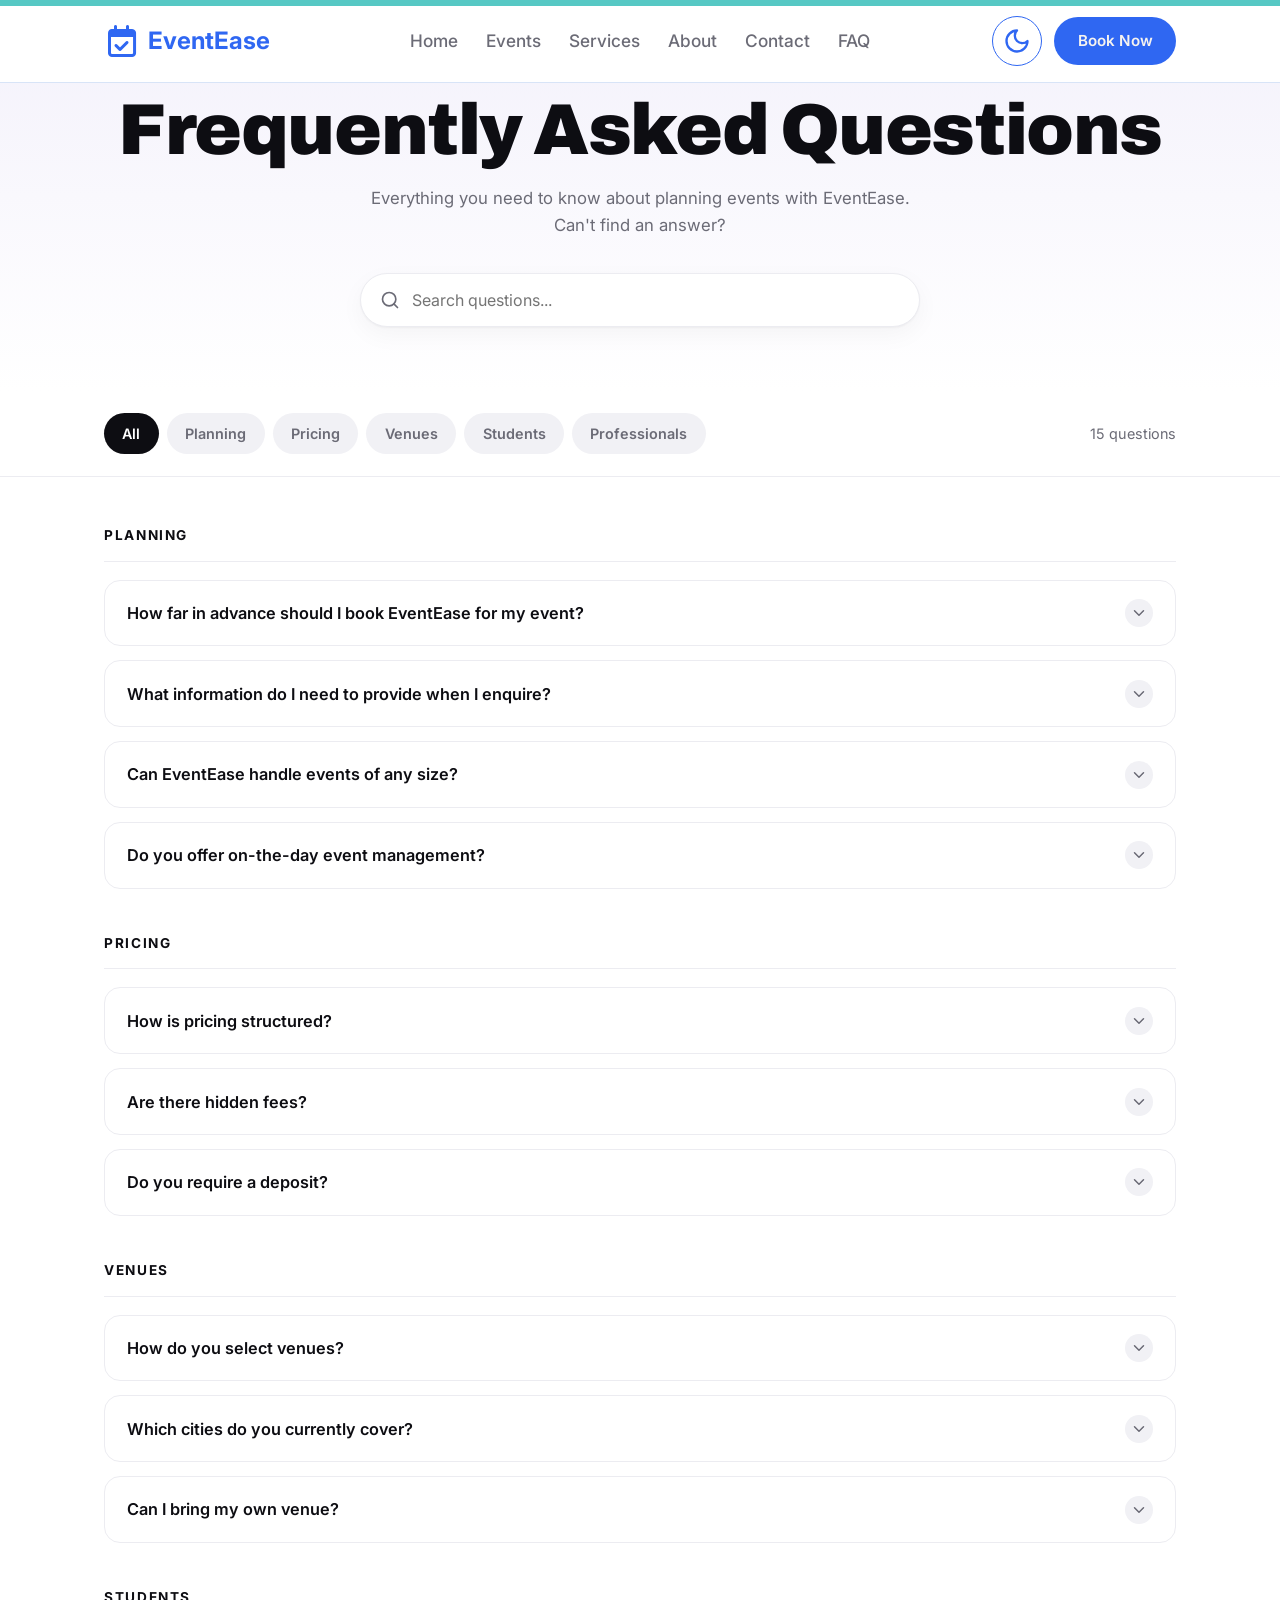
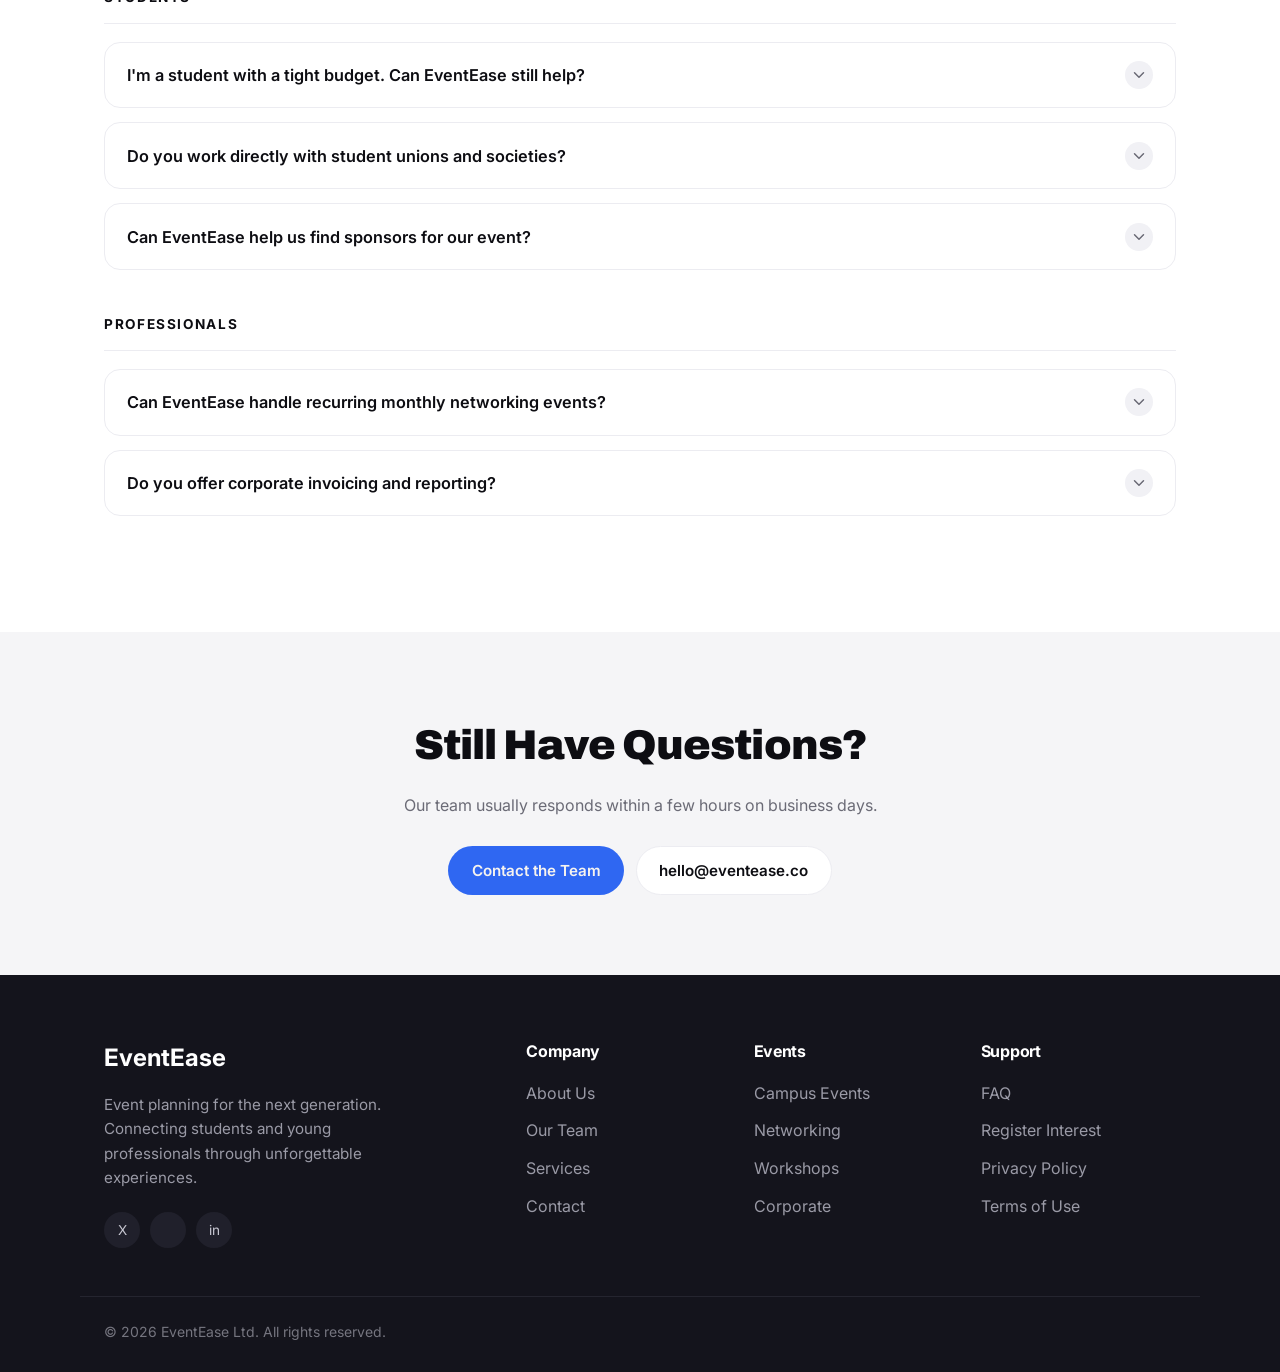
<file: FAQ.html>
<!DOCTYPE html>
<html lang="en">
<head>
  <meta charset="UTF-8" />
  <meta name="viewport" content="width=device-width, initial-scale=1.0" />
  <title>FAQ EventEase</title>
  <meta name="description" content="Frequently asked questions about planning events with EventEase." />
  <link rel="preconnect" href="https://fonts.googleapis.com" />
  <link rel="preconnect" href="https://fonts.gstatic.com" crossorigin />
  <link href="https://fonts.googleapis.com/css2?family=Inter:wght@400;500;600;700&family=Archivo:wght@700;800;900&display=swap" rel="stylesheet" />
  <link rel="stylesheet" href="css/faq.css" />
  <link rel="stylesheet" href="https://cdnjs.cloudflare.com/ajax/libs/font-awesome/6.5.2/css/all.min.css"/>
  <link rel="https://cdn.jsdelivr.net/npm/bootstrap-icons@1.11.3/font/bootstrap-icons.css"/>
</head>
<body>
     <!-- Header -->
    <header class="site-header" data-header>
        <nav class="nav container">
            <a class="brand" href="index.html" aria-label="EventEase home">
                <span class="brand-mark" aria-hidden="true">
                    <i class="fa-regular fa-calendar-check"></i>
                </span>
                <span class="brand-name">EventEase</span>
            </a>

            <button class="nav-toggle" data-menu-toggle aria-label="Open menu" aria-expanded="false">
                <span data-menu-icon data-icon="menu" aria-hidden="true"></span>
            </button>

            <ul class="nav-links" data-mobile-nav>
                <li><a href="index.html">Home</a></li>
                <li><a class="active" href="events.html" aria-current="page">Events</a></li>
                <li><a href="services.html">Services</a></li>
                <li><a href="about.html">About</a></li>
                <li><a href="contact.html">Contact</a></li>
                <li><a href="faq.html">FAQ</a></li>
            </ul>

            <div class="nav-actions">
                <button class="theme-toggle" data-theme-toggle type="button" aria-label="Toggle theme">
                    <span data-theme-icon data-icon="moon" aria-hidden="true"></span>
                </button>
                <a class="btn btn-dark nav-cta" href="contact.html">Book Now</a>
            </div>
        </nav>
    </header>
  <main>
    <!-- Hero -->
    <section class="hero">
      <div class="container hero-inner">
        <h1>Frequently Asked Questions</h1>
        <p class="hero-sub">Everything you need to know about planning events with EventEase. Can't find an answer?</p>

        <div class="search">
          <svg class="search-icon" width="20" height="20" viewBox="0 0 24 24" fill="none" stroke="currentColor" stroke-width="2" stroke-linecap="round" stroke-linejoin="round">
            <circle cx="11" cy="11" r="8"></circle>
            <line x1="21" y1="21" x2="16.65" y2="16.65"></line>
          </svg>
          <input type="search" id="faq-search" placeholder="Search questions..." aria-label="Search questions" autocomplete="off" />
        </div>
      </div>
    </section>

    <!-- Filters -->
    <section class="filters-bar">
      <div class="container filters-inner">
        <div class="filters" role="tablist" aria-label="Filter by category">
          <button class="chip active" data-filter="all">All</button>
          <button class="chip" data-filter="planning">Planning</button>
          <button class="chip" data-filter="pricing">Pricing</button>
          <button class="chip" data-filter="venues">Venues</button>
          <button class="chip" data-filter="students">Students</button>
          <button class="chip" data-filter="professionals">Professionals</button>
        </div>
        <span class="count" id="question-count">15 questions</span>
      </div>
    </section>

    <!-- FAQ list -->
    <section class="faq container">
      <div class="no-results" id="no-results" hidden>
        <p>No questions match your search.</p>
      </div>

      <!-- Planning -->
      <div class="faq-group" data-category="planning">
        <h2 class="group-title">Planning</h2>
        <div class="faq-items">
          <div class="faq-item">
            <button class="faq-q" aria-expanded="false">
              <span>How far in advance should I book EventEase for my event?</span>
              <svg class="chev" width="18" height="18" viewBox="0 0 24 24" fill="none" stroke="currentColor" stroke-width="2" stroke-linecap="round" stroke-linejoin="round"><polyline points="6 9 12 15 18 9"></polyline></svg>
            </button>
            <div class="faq-a"><p>We recommend reaching out at least 6–8 weeks ahead for most events, and 3+ months for larger conferences. That said, we love a challenge — if your timeline is tight, get in touch and we'll do our best to make it happen.</p></div>
          </div>
          <div class="faq-item">
            <button class="faq-q" aria-expanded="false">
              <span>What information do I need to provide when I enquire?</span>
              <svg class="chev" width="18" height="18" viewBox="0 0 24 24" fill="none" stroke="currentColor" stroke-width="2" stroke-linecap="round" stroke-linejoin="round"><polyline points="6 9 12 15 18 9"></polyline></svg>
            </button>
            <div class="faq-a"><p>Just the basics to start: the type of event, an approximate date, expected guest count, and a rough budget. The more detail you share, the faster we can tailor a proposal — but don't worry if you're still figuring things out.</p></div>
          </div>
          <div class="faq-item">
            <button class="faq-q" aria-expanded="false">
              <span>Can EventEase handle events of any size?</span>
              <svg class="chev" width="18" height="18" viewBox="0 0 24 24" fill="none" stroke="currentColor" stroke-width="2" stroke-linecap="round" stroke-linejoin="round"><polyline points="6 9 12 15 18 9"></polyline></svg>
            </button>
            <div class="faq-a"><p>Absolutely. From intimate 20-person workshops to 500+ guest galas and multi-day conferences, our team scales the planning to fit. We adjust staffing, suppliers, and logistics to match the scope of your event.</p></div>
          </div>
          <div class="faq-item">
            <button class="faq-q" aria-expanded="false">
              <span>Do you offer on-the-day event management?</span>
              <svg class="chev" width="18" height="18" viewBox="0 0 24 24" fill="none" stroke="currentColor" stroke-width="2" stroke-linecap="round" stroke-linejoin="round"><polyline points="6 9 12 15 18 9"></polyline></svg>
            </button>
            <div class="faq-a"><p>Yes. An on-site coordinator can run the full schedule, manage vendors, and handle anything unexpected so you can actually enjoy the day. It's included in our full-service packages and available as an add-on otherwise.</p></div>
          </div>
        </div>
      </div>

      <!-- Pricing -->
      <div class="faq-group" data-category="pricing">
        <h2 class="group-title">Pricing</h2>
        <div class="faq-items">
          <div class="faq-item">
            <button class="faq-q" aria-expanded="false">
              <span>How is pricing structured?</span>
              <svg class="chev" width="18" height="18" viewBox="0 0 24 24" fill="none" stroke="currentColor" stroke-width="2" stroke-linecap="round" stroke-linejoin="round"><polyline points="6 9 12 15 18 9"></polyline></svg>
            </button>
            <div class="faq-a"><p>We offer flat-fee planning packages and a percentage-of-budget option for larger events. After a short discovery call we send a transparent quote so you know exactly what's included before committing to anything.</p></div>
          </div>
          <div class="faq-item">
            <button class="faq-q" aria-expanded="false">
              <span>Are there hidden fees?</span>
              <svg class="chev" width="18" height="18" viewBox="0 0 24 24" fill="none" stroke="currentColor" stroke-width="2" stroke-linecap="round" stroke-linejoin="round"><polyline points="6 9 12 15 18 9"></polyline></svg>
            </button>
            <div class="faq-a"><p>Never. Every quote itemises our planning fee and any third-party supplier costs up front. If something changes mid-project, we'll always flag it and get your sign-off before any extra spend.</p></div>
          </div>
          <div class="faq-item">
            <button class="faq-q" aria-expanded="false">
              <span>Do you require a deposit?</span>
              <svg class="chev" width="18" height="18" viewBox="0 0 24 24" fill="none" stroke="currentColor" stroke-width="2" stroke-linecap="round" stroke-linejoin="round"><polyline points="6 9 12 15 18 9"></polyline></svg>
            </button>
            <div class="faq-a"><p>We ask for a 30% deposit to secure your date, with the balance split across agreed milestones. For students and smaller community events we're happy to discuss flexible payment plans.</p></div>
          </div>
        </div>
      </div>

      <!-- Venues -->
      <div class="faq-group" data-category="venues">
        <h2 class="group-title">Venues</h2>
        <div class="faq-items">
          <div class="faq-item">
            <button class="faq-q" aria-expanded="false">
              <span>How do you select venues?</span>
              <svg class="chev" width="18" height="18" viewBox="0 0 24 24" fill="none" stroke="currentColor" stroke-width="2" stroke-linecap="round" stroke-linejoin="round"><polyline points="6 9 12 15 18 9"></polyline></svg>
            </button>
            <div class="faq-a"><p>We match venues to your vibe, capacity, location, and budget, drawing on a vetted network we've built over years. We arrange viewings, handle negotiations, and only recommend spaces we'd be happy to host in ourselves.</p></div>
          </div>
          <div class="faq-item">
            <button class="faq-q" aria-expanded="false">
              <span>Which cities do you currently cover?</span>
              <svg class="chev" width="18" height="18" viewBox="0 0 24 24" fill="none" stroke="currentColor" stroke-width="2" stroke-linecap="round" stroke-linejoin="round"><polyline points="6 9 12 15 18 9"></polyline></svg>
            </button>
            <div class="faq-a"><p>We're based in Cape Town with active networks in Observatory, Rondebosch, and V&A Waterfront. We also plan events further afield on request — just let us know your location and we'll confirm what we can do.</p></div>
          </div>
          <div class="faq-item">
            <button class="faq-q" aria-expanded="false">
              <span>Can I bring my own venue?</span>
              <svg class="chev" width="18" height="18" viewBox="0 0 24 24" fill="none" stroke="currentColor" stroke-width="2" stroke-linecap="round" stroke-linejoin="round"><polyline points="6 9 12 15 18 9"></polyline></svg>
            </button>
            <div class="faq-a"><p>Of course. If you've already secured a space — a campus hall, an office, or somewhere special to you — we'll plan around it and coordinate directly with the venue team on logistics and setup.</p></div>
          </div>
        </div>
      </div>

      <!-- Students -->
      <div class="faq-group" data-category="students">
        <h2 class="group-title">Students</h2>
        <div class="faq-items">
          <div class="faq-item">
            <button class="faq-q" aria-expanded="false">
              <span>I'm a student with a tight budget. Can EventEase still help?</span>
              <svg class="chev" width="18" height="18" viewBox="0 0 24 24" fill="none" stroke="currentColor" stroke-width="2" stroke-linecap="round" stroke-linejoin="round"><polyline points="6 9 12 15 18 9"></polyline></svg>
            </button>
            <div class="faq-a"><p>Definitely — supporting students is at the heart of what we do. We offer reduced student rates, scrappy DIY-friendly plans, and supplier discounts to stretch every pound as far as it'll go.</p></div>
          </div>
          <div class="faq-item">
            <button class="faq-q" aria-expanded="false">
              <span>Do you work directly with student unions and societies?</span>
              <svg class="chev" width="18" height="18" viewBox="0 0 24 24" fill="none" stroke="currentColor" stroke-width="2" stroke-linecap="round" stroke-linejoin="round"><polyline points="6 9 12 15 18 9"></polyline></svg>
            </button>
            <div class="faq-a"><p>Yes, regularly. We partner with unions and societies on everything from freshers' events to formals and conferences, and we're comfortable working within committee budgets and approval processes.</p></div>
          </div>
          <div class="faq-item">
            <button class="faq-q" aria-expanded="false">
              <span>Can EventEase help us find sponsors for our event?</span>
              <svg class="chev" width="18" height="18" viewBox="0 0 24 24" fill="none" stroke="currentColor" stroke-width="2" stroke-linecap="round" stroke-linejoin="round"><polyline points="6 9 12 15 18 9"></polyline></svg>
            </button>
            <div class="faq-a"><p>We can. We'll help you build a sponsorship pack, identify brands that fit your audience, and make warm introductions where we have existing relationships to get conversations moving.</p></div>
          </div>
        </div>
      </div>

      <!-- Professionals -->
      <div class="faq-group" data-category="professionals">
        <h2 class="group-title">Professionals</h2>
        <div class="faq-items">
          <div class="faq-item">
            <button class="faq-q" aria-expanded="false">
              <span>Can EventEase handle recurring monthly networking events?</span>
              <svg class="chev" width="18" height="18" viewBox="0 0 24 24" fill="none" stroke="currentColor" stroke-width="2" stroke-linecap="round" stroke-linejoin="round"><polyline points="6 9 12 15 18 9"></polyline></svg>
            </button>
            <div class="faq-a"><p>Yes — recurring series are one of our specialities. We set up a repeatable playbook for venue, catering, and promotion so each edition runs smoothly while you focus on growing your community.</p></div>
          </div>
          <div class="faq-item">
            <button class="faq-q" aria-expanded="false">
              <span>Do you offer corporate invoicing and reporting?</span>
              <svg class="chev" width="18" height="18" viewBox="0 0 24 24" fill="none" stroke="currentColor" stroke-width="2" stroke-linecap="round" stroke-linejoin="round"><polyline points="6 9 12 15 18 9"></polyline></svg>
            </button>
            <div class="faq-a"><p>We do. We provide proper purchase-order handling, consolidated invoicing, and post-event reports covering attendance, spend, and feedback — everything your finance and marketing teams need.</p></div>
          </div>
        </div>
      </div>
    </section>

    <!-- CTA -->
    <section class="cta">
      <div class="container cta-inner">
        <h2>Still Have Questions?</h2>
        <p>Our team usually responds within a few hours on business days.</p>
        <div class="cta-actions">
          <a class="btn btn-dark" href="contact.html">Contact the Team</a>
          <a class="btn btn-outline" href="mailto:hello@nexusevents.co">hello@eventease.co</a>
        </div>
      </div>
    </section>
  </main>

  <!-- Footer -->
  <footer class="site-footer">
    <div class="container footer-grid">
      <div class="footer-brand">
        <a class="brand" href="index.html" aria-label="EventEase home">
          <span class="brand-mark" aria-hidden="true">
          <span class="brand-name">EventEase</span>
        </a>
        <p class="footer-desc">Event planning for the next generation. Connecting students and young professionals through unforgettable experiences.</p>
        <div class="socials">

          <a href="#" aria-label="X">X</a>
          <a href="#" aria-label="Instagram"><i class="bi bi-instagram"></i></a>
          <a href="#" aria-label="LinkedIn">in</a>
          
        </div>
      </div>
      <div class="footer-col">
        <h3>Company</h3>
        <ul>
          <li><a href="about.html">About Us</a></li>
          <li><a href="about.html">Our Team</a></li>
          <li><a href="services.html">Services</a></li>
          <li><a href="contact.html">Contact</a></li>
        </ul>
      </div>
      <div class="footer-col">
        <h3>Events</h3>
        <ul>
          <li><a href="#">Campus Events</a></li>
          <li><a href="#">Networking</a></li>
          <li><a href="#">Workshops</a></li>
          <li><a href="#">Corporate</a></li>
        </ul>
      </div>
      <div class="footer-col">
        <h3>Support</h3>
        <ul>
          <li><a href="faq.html">FAQ</a></li>
          <li><a href="contact.html">Register Interest</a></li>
          <li><a href="#">Privacy Policy</a></li>
          <li><a href="#">Terms of Use</a></li>
        </ul>
      </div>
    </div>
    <div class="container footer-bottom">
      <span>© 2026 EventEase Ltd. All rights reserved.</span>
      
    </div>
  </footer>

  <script src="js/faq.js"></script>
</body>
</html>
</file>
<file: styles.css>
:root {
  --page: #ffffff;
  --page-soft: #eff6ff;
  --surface: #ffffff;
  --text: #1f2937;
  --muted: #5f6b7a;
  --border: #dbeafe;
  --brand: #2563eb;
  --brand-light: #60a5fa;
  --brand-strong: #1e3a8a;
  --accent: #2563eb;
  --accent-soft: rgba(37, 99, 235, 0.11);
  --accent-glow: rgba(59, 130, 246, 0.4);
  --footer-bg: #12121a;
  --shadow: 0 18px 48px rgba(30, 64, 175, 0.12);
  --radius: 8px;
  --header-height: 96px;
  color-scheme: light;
}

body.dark-mode {
  --page: #020202;
  --page-soft: #101010;
  --surface: #18181b;
  --text: #f4f4f5;
  --muted: #a1a1aa;
  --border: #27272a;
  --brand: #ffa31a;
  --brand-light: #ffcf6b;
  --brand-strong: #cc7a00;
  --accent: #ffa31a;
  --accent-soft: rgba(255, 163, 26, 0.14);
  --accent-glow: rgba(255, 163, 26, 0.48);
  --shadow: 0 18px 48px rgba(0, 0, 0, 0.34);
  color-scheme: dark;
}

* {
  box-sizing: border-box;
}

html {
  scroll-behavior: smooth;
}

body {
  margin: 0;
  min-height: 100vh;
  background: var(--page);
  color: var(--text);
  font-family: Inter, ui-sans-serif, system-ui, -apple-system, BlinkMacSystemFont, "Segoe UI", sans-serif;
  line-height: 1.5;
}

body.menu-open {
  overflow: hidden;
}

img,
svg {
  display: block;
}

a {
  color: inherit;
  text-decoration: none;
}

button,
input {
  font: inherit;
}

.container {
  width: min(100% - 32px, 1180px);
  margin-inline: auto;
}

.sr-only {
  position: absolute;
  width: 1px;
  height: 1px;
  padding: 0;
  margin: -1px;
  overflow: hidden;
  clip: rect(0, 0, 0, 0);
  white-space: nowrap;
  border: 0;
}

.site-header {
  position: fixed;
  inset: 0 0 auto;
  z-index: 20;
  min-height: var(--header-height);
  border-bottom: 1px solid var(--border);
  background: color-mix(in srgb, var(--page) 92%, transparent);
  -webkit-backdrop-filter: blur(14px);
  backdrop-filter: blur(14px);
  transition: border-color 180ms ease, box-shadow 180ms ease, background 180ms ease;
}

.site-header:hover,
.site-header.is-scrolled {
  border-color: var(--accent);
  box-shadow: 0 0 18px 3px var(--accent-glow);
}

.nav-shell {
  width: min(100% - 32px, 1180px);
  height: var(--header-height);
  margin-inline: auto;
  display: flex;
  align-items: center;
  justify-content: space-between;
  gap: 24px;
}

.brand {
  display: inline-flex;
  align-items: center;
  gap: 8px;
}

.brand-icon {
  width: 32px;
  height: 32px;
  color: var(--brand);
}

.brand-name {
  font-size: 1.5rem;
  font-weight: 700;
  background: linear-gradient(90deg, var(--brand), var(--brand-light));
  -webkit-background-clip: text;
  background-clip: text;
  color: transparent;
}

.desktop-nav,
.desktop-actions,
.mobile-actions {
  display: flex;
  align-items: center;
}

.desktop-nav {
  gap: 32px;
}

.desktop-nav a,
.mobile-nav a:not(.button) {
  color: var(--muted);
  transition: color 160ms ease;
}

.desktop-nav a:hover,
.mobile-nav a:hover {
  color: var(--accent);
}

.desktop-actions,
.mobile-actions {
  gap: 12px;
}

.mobile-actions {
  display: none;
}

.icon-button {
  width: 40px;
  height: 40px;
  border: 1px solid var(--accent);
  border-radius: 999px;
  display: inline-grid;
  place-items: center;
  background: transparent;
  color: var(--accent);
  cursor: pointer;
  transition: background 160ms ease, box-shadow 160ms ease, transform 160ms ease;
}

.icon-button:hover {
  background: var(--accent-soft);
  box-shadow: 0 0 12px 2px var(--accent-glow);
}

.icon-button:active,
.button:active {
  transform: translateY(1px);
}

.button {
  display: inline-flex;
  align-items: center;
  justify-content: center;
  min-height: 40px;
  padding: 0 24px;
  border: 0;
  border-radius: 999px;
  cursor: pointer;
  font-weight: 700;
  transition: transform 160ms ease, box-shadow 160ms ease, filter 160ms ease;
}

.primary-button {
  color: #ffffff;
  background: linear-gradient(90deg, var(--brand-strong), var(--brand));
}

.primary-button:hover {
  transform: translateY(-2px);
  box-shadow: 0 12px 28px var(--accent-glow);
  filter: saturate(1.06);
}

.mobile-nav {
  width: 100%;
  padding: 16px;
  border-top: 1px solid var(--border);
  background: var(--page);
  animation: dropIn 180ms ease both;
}

.mobile-nav a {
  display: block;
  padding: 10px 0;
}

.mobile-nav .button {
  margin-top: 8px;
  width: 100%;
}

.hero {
  min-height: 100vh;
  padding: 120px 0 88px;
  display: grid;
  align-items: center;
}

.section-gradient {
  background: linear-gradient(135deg, var(--page-soft), var(--page), var(--page-soft));
}

body.dark-mode .section-gradient {
  background: linear-gradient(135deg, #000000, #171717, #000000);
}

.hero-inner {
  display: grid;
  gap: 48px;
}

.hero-copy {
  max-width: 860px;
  margin-inline: auto;
  text-align: center;
}

.hero h1 {
  margin: 0 0 24px;
  font-size: clamp(3rem, 7vw, 6.7rem);
  line-height: 0.96;
  letter-spacing: 0;
}

.hero h1 span {
  display: block;
}

.hero p {
  max-width: 720px;
  margin: 0 auto 32px;
  color: var(--muted);
  font-size: clamp(1.05rem, 2vw, 1.25rem);
}

.gradient-text {
  background: linear-gradient(90deg, var(--brand), var(--brand-light));
  -webkit-background-clip: text;
  background-clip: text;
  color: transparent;
}

.animated-gradient {
  background-size: 200% 200%;
  animation: gradientMove 3s ease infinite;
}

.search-form {
  position: relative;
  width: min(100%, 680px);
  margin-inline: auto;
}

.search-form input {
  width: 100%;
  min-height: 58px;
  padding: 0 24px 0 56px;
  border: 2px solid color-mix(in srgb, var(--accent) 28%, var(--border));
  border-radius: 999px;
  background: var(--surface);
  color: var(--text);
  box-shadow: var(--shadow);
  outline: none;
  transition: border-color 180ms ease, box-shadow 180ms ease;
}

.search-form input:hover,
.search-form input:focus {
  border-color: var(--accent);
  box-shadow: 0 0 24px 6px var(--accent-glow);
}

.search-form input::placeholder {
  color: color-mix(in srgb, var(--muted) 70%, transparent);
}

.search-icon {
  position: absolute;
  left: 22px;
  top: 50%;
  z-index: 1;
  width: 20px;
  height: 20px;
  color: var(--accent);
  transform: translateY(-50%);
}

.stats-grid {
  width: min(100%, 880px);
  margin-inline: auto;
  display: grid;
  grid-template-columns: repeat(3, minmax(0, 1fr));
  gap: 24px;
}

.stat-card {
  min-height: 176px;
  padding: 28px 20px;
  border: 1px solid color-mix(in srgb, var(--border) 72%, transparent);
  border-radius: var(--radius);
  display: grid;
  justify-items: center;
  align-content: center;
  gap: 8px;
  background: var(--surface);
  box-shadow: var(--shadow);
  text-align: center;
}

.stat-card svg {
  width: 38px;
  height: 38px;
  color: var(--accent);
}

.stat-card strong {
  display: block;
  font-size: 2rem;
  line-height: 1.1;
}

.stat-card span:last-child {
  color: var(--muted);
}

.reveal {
  opacity: 0;
  transform: translateY(26px);
  transition: opacity 650ms ease, transform 650ms ease;
}

.reveal.is-visible {
  opacity: 1;
  transform: translateY(0);
}

[data-icon] svg {
  width: 100%;
  height: 100%;
  stroke-width: 2;
}

@keyframes gradientMove {
  0%,
  100% {
    background-position: 0% 50%;
  }

  50% {
    background-position: 100% 50%;
  }
}

@keyframes dropIn {
  from {
    opacity: 0;
    transform: translateY(-12px);
  }

  to {
    opacity: 1;
    transform: translateY(0);
  }
}

@media (max-width: 960px) {
  .desktop-nav,
  .desktop-actions {
    display: none;
  }

  .mobile-actions {
    display: flex;
  }
}

@media (max-width: 720px) {
  .container,
  .nav-shell {
    width: min(100% - 24px, 1180px);
  }

  .hero {
    padding: 104px 0 64px;
  }

  .hero h1 {
    font-size: clamp(2.7rem, 16vw, 4.6rem);
  }

  .stats-grid {
    grid-template-columns: 1fr;
  }
}

.site-footer {
  background: var(--footer-bg);
  color: #C7C7D1;
  padding: 64px 0 28px;
}
.footer-grid {
  display: grid;
  grid-template-columns: 2fr 1fr 1fr 1fr;
  gap: 32px;
}
.site-footer .brand-name { color: #fff; }
.footer-desc { max-width: 320px; margin: 18px 0 22px; color: #9A9AA6; font-size: 0.95rem; }
.socials { display: flex; gap: 10px; }
.socials a {
  width: 36px;
  height: 36px;
  border-radius: 50%;
  background: #20202B;
  display: inline-flex;
  align-items: center;
  justify-content: center;
  font-size: 0.85rem;
  color: #C7C7D1;
  transition: background 0.15s ease;
}
.socials a:hover { background: #2C2C39; }
.footer-col h3 {
  color: #fff;
  font-family: "Inter", sans-serif;
  font-size: 1rem;
  margin-bottom: 16px;
}
.footer-col ul { list-style: none; margin: 0; padding: 0; display: flex; flex-direction: column; gap: 12px; }
.footer-col a { color: #9A9AA6; transition: color 0.15s ease; }
.footer-col a:hover { color: #fff; }
.footer-bottom {
  display: flex;
  align-items: center;
  justify-content: space-between;
  margin-top: 48px;
  padding-top: 24px;
  border-top: 1px solid #25252F;
  color: #75757F;
  font-size: 0.875rem;
  flex-wrap: wrap;
  gap: 12px;
}
.status { display: inline-flex; align-items: center; gap: 8px; }
.status-dot { width: 8px; height: 8px; border-radius: 50%; background: #34D399; }

.logo{
  display:flex;
  align-items:center;
  gap:15px;
}
.logo-icon{
  width:50px;
  height:50px;
  background:#111;
  color:white;
  display:flex;
  align-items:center;
  justify-content:center;
  border-radius:12px;
  font-size:24px;
}
.logo h1{
  font-size:24px;
  color:#111;
}

/* Replacement navbar */
.site-header {
  border-bottom: 0;
  background: #ffffff;
  -webkit-backdrop-filter: none;
  backdrop-filter: none;
}

.site-header::before {
  content: "";
  position: absolute;
  inset: 0 0 auto;
  height: 6px;
  background: #56c8c4;
}

.site-header:hover,
.site-header.is-scrolled {
  border-color: var(--border);
  box-shadow: 0 10px 22px rgba(37, 99, 235, 0.08);
}

body.dark-mode .site-header {
  background: color-mix(in srgb, var(--page) 92%, transparent);
  -webkit-backdrop-filter: blur(14px);
  backdrop-filter: blur(14px);
}

body.dark-mode .site-header::before {
  background: var(--brand);
}

body.dark-mode .site-header:hover,
body.dark-mode .site-header.is-scrolled {
  border-color: var(--accent);
  box-shadow: 0 0 18px 3px var(--accent-glow);
}

.nav {
  width: min(100% - 48px, 1500px);
  min-height: var(--header-height);
  margin-inline: auto;
  display: grid;
  grid-template-columns: minmax(240px, 1fr) auto minmax(240px, 1fr);
  align-items: center;
  gap: 24px;
  padding-top: 6px;
}

.brand {
  gap: 12px;
  justify-self: start;
}

.brand-mark {
  width: 40px;
  height: 40px;
  display: inline-grid;
  place-items: center;
  color: var(--brand);
  font-size: 36px;
}

.brand-mark svg {
  width: 36px;
  height: 36px;
}

.brand-name {
  background: none;
  -webkit-background-clip: initial;
  background-clip: initial;
  color: var(--brand);
  font-size: 1.72rem;
  font-weight: 800;
}

.nav-links {
  margin: 0;
  padding: 0;
  list-style: none;
  display: flex;
  align-items: center;
  justify-content: center;
  gap: 34px;
  color: #5e6b82;
  font-size: 1.16rem;
  font-weight: 700;
  justify-self: center;
}

.nav-links a {
  display: inline-flex;
  align-items: center;
  min-height: 44px;
  transition: color 160ms ease;
}

.nav-links a:hover {
  color: var(--accent);
}

.nav-links a.active {
  color: inherit;
}

.nav-actions {
  display: flex;
  align-items: center;
  justify-content: flex-end;
  gap: 16px;
  justify-self: end;
}

.btn {
  display: inline-flex;
  align-items: center;
  justify-content: center;
  min-height: 50px;
  min-width: 178px;
  padding: 0 32px;
  border-radius: 999px;
  font-weight: 700;
  font-size: 1.14rem;
}

.btn-dark {
  color: #ffffff;
  background: #2f5ddd;
  box-shadow: none;
}

.theme-toggle {
  flex: 0 0 auto;
  width: 56px;
  height: 56px;
  border: 2px solid #111827;
  border-radius: 999px;
  display: inline-grid;
  place-items: center;
  background: #ffffff;
  color: var(--brand);
  cursor: pointer;
  transition: background 160ms ease, transform 160ms ease;
}

.theme-toggle:hover {
  background: var(--accent-soft);
}

.theme-toggle:active,
.btn:active {
  transform: translateY(1px);
}

.theme-toggle [data-icon],
.theme-toggle svg {
  width: 30px;
  height: 30px;
}

body.dark-mode .theme-toggle {
  background: #ffffff;
}

.nav-toggle {
  width: 42px;
  height: 42px;
  border: 1px solid var(--accent);
  border-radius: 999px;
  display: none;
  place-items: center;
  background: transparent;
  color: var(--accent);
  cursor: pointer;
}

.nav-toggle [data-icon],
.nav-toggle svg {
  width: 22px;
  height: 22px;
}

@media (max-width: 760px) {
  .nav {
    width: min(100% - 24px, 1500px);
    display: flex;
    gap: 12px;
  }

  .nav-toggle {
    display: inline-grid;
  }

  .nav-actions .nav-cta {
    display: none;
  }

  .theme-toggle {
    width: 42px;
    height: 42px;
  }

  .theme-toggle [data-icon],
  .theme-toggle svg {
    width: 24px;
    height: 24px;
  }

  .nav-actions {
    margin-left: auto;
    gap: 10px;
  }

  .nav-links {
    position: absolute;
    top: 100%;
    left: 12px;
    right: 12px;
    display: none;
    flex-direction: column;
    align-items: stretch;
    gap: 0;
    padding: 10px 16px 16px;
    border: 1px solid var(--border);
    border-top: 0;
    border-radius: 0 0 18px 18px;
    background: var(--page);
    box-shadow: 0 18px 36px rgba(15, 23, 42, 0.12);
  }

  body.menu-open .nav-links {
    display: flex;
  }

  .nav-links a {
    min-height: 44px;
  }
}

@media (min-width: 761px) {
  .nav-links[hidden] {
    display: flex !important;
  }
}

.site-footer .brand-name,
.site-footer .brand-mark {
  color: #ffffff;
}
</file>
<file: style.css>
/* ============================================
   EventEase — Global Stylesheet
   Matches contact.html light/dark + nav style
   ============================================ */

/* RESET */
*,
*::before,
*::after {
  box-sizing: border-box;
  margin: 0;
  padding: 0;
}

/* ============================================
   TOKENS — Light mode default
   ============================================ */
:root {
  --page: #ffffff;
  --text: #1f2937;
  --muted: #627086;
  --border: #d8e4f7;
  --footer-bg: #12121a;

  --brand: #2f67f2;
  --brand-light: #3b82f6;
  --brand-strong: #1d3c99;
  --accent: #2f67f2;
  --accent-soft: rgba(47, 103, 242, 0.11);
  --accent-glow: rgba(47, 103, 242, 0.35);

  /* page-body palette (sand kept for hero/cta sections) */
  --sand: #f2ebe0;
  --sand-dark: #ddd0c0;
  --ink: #1c2422;
  --mid: #4a5654;
  --soft: #8a9997;
  --rule: rgba(47, 103, 242, 0.12);

  --header-height: 82px;
}

/* Dark mode overrides — orange accent */
body.dark-mode {
  --page: #0a0a0f;
  --text: #f4f4f5;
  --muted: #a1a1aa;
  --border: #27272a;

  --brand: #ffa31a;
  --brand-light: #ffcf6b;
  --brand-strong: #cc7a00;
  --accent: #ffa31a;
  --accent-soft: rgba(255, 163, 26, 0.14);
  --accent-glow: rgba(255, 163, 26, 0.48);

  --sand: #111118;
  --sand-dark: #1a1a24;
  --ink: #f4f4f5;
  --mid: #a1a1aa;
  --rule: rgba(255, 163, 26, 0.15);
}

/* ============================================
   BASE
   ============================================ */
html {
  scroll-behavior: smooth;
}

body {
  background: var(--page);
  color: var(--text);
  font-family: "DM Sans", Inter, sans-serif;
  font-size: 16px;
  line-height: 1.7;
  overflow-x: hidden;
  transition:
    background 0.25s,
    color 0.25s;
}
body.menu-open {
  overflow: hidden;
}

a {
  color: inherit;
  text-decoration: none;
}
button {
  font: inherit;
  cursor: pointer;
}

.container {
  width: min(100% - 32px, 1200px);
  margin-inline: auto;
}

/* ============================================
   HEADER & NAV  — matches your screenshot exactly
   ============================================ */
.site-header {
  position: fixed;
  inset: 0 0 auto;
  z-index: 100;
  min-height: var(--header-height);
  background: var(--page);
  border-bottom: 1px solid var(--border);
  transition:
    border-color 180ms ease,
    box-shadow 180ms ease,
    background 180ms ease;
}

/* teal accent bar at very top */
.site-header::before {
  content: "";
  position: absolute;
  inset: 0 0 auto;
  height: 4px;
  background: var(--accent);
}

.site-header.is-scrolled {
  box-shadow: 0 8px 24px rgba(37, 99, 235, 0.08);
}

body.dark-mode .site-header {
  background: color-mix(in srgb, var(--page) 92%, transparent);
  backdrop-filter: blur(14px);
  -webkit-backdrop-filter: blur(14px);
}
body.dark-mode .site-header.is-scrolled {
  border-color: var(--accent);
  box-shadow: 0 0 18px 3px var(--accent-glow);
}

/* 3-column grid: logo | links | actions */
.nav {
  width: min(100% - 32px, 1400px);
  min-height: var(--header-height);
  margin-inline: auto;
  display: grid;
  grid-template-columns: minmax(180px, 1fr) auto minmax(180px, 1fr);
  align-items: center;
  gap: 24px;
  padding-top: 4px; /* offset the 4px accent bar */
}

/* LOGO */
.nav-logo {
  display: inline-flex;
  align-items: center;
  gap: 10px;
  font-family: "DM Sans", sans-serif;
  font-size: 1.45rem;
  font-weight: 700;
  color: var(--accent);
  text-decoration: none;
  justify-self: start;
  flex-shrink: 0;
}
.nav-logo .brand-icon {
  width: 36px;
  height: 36px;
  color: var(--accent);
  font-size: 28px;
  display: inline-flex;
  align-items: center;
  justify-content: center;
}

/* NAV LINKS — centred */
.nav-links {
  list-style: none;
  display: flex;
  align-items: center;
  justify-content: center;
  gap: 28px;
  margin: 0;
  padding: 0;
  color: var(--muted);
  font-size: 1rem;
  font-weight: 500;
  justify-self: center;
}
.nav-links a {
  display: inline-flex;
  align-items: center;
  min-height: 40px;
  transition: color 160ms ease;
  text-decoration: none;
  color: var(--muted);
}
.nav-links a:hover {
  color: var(--accent);
}
.nav-links a.active {
  color: var(--text);
  font-weight: 600;
}

/* NAV ACTIONS — right side */
.nav-actions {
  display: flex;
  align-items: center;
  justify-content: flex-end;
  gap: 12px;
  justify-self: end;
}

/* Theme toggle */
.theme-toggle {
  width: 44px;
  height: 44px;
  border: 1.5px solid var(--accent);
  border-radius: 999px;
  display: inline-grid;
  place-items: center;
  background: transparent;
  color: var(--accent);
  cursor: pointer;
  transition:
    background 160ms ease,
    transform 160ms ease;
  flex-shrink: 0;
}
.theme-toggle:hover {
  background: var(--accent-soft);
}
.theme-toggle [data-icon],
.theme-toggle svg {
  width: 22px;
  height: 22px;
}

/* Book Now pill */
.btn-nav {
  display: inline-flex;
  align-items: center;
  justify-content: center;
  min-height: 44px;
  padding: 0 28px;
  border: 0;
  border-radius: 999px;
  font-weight: 700;
  font-size: 1rem;
  color: #fff;
  background: linear-gradient(90deg, var(--brand-strong), var(--brand));
  text-decoration: none;
  transition:
    transform 160ms ease,
    box-shadow 160ms ease,
    filter 160ms ease;
  white-space: nowrap;
}
.btn-nav:hover {
  transform: translateY(-2px);
  box-shadow: 0 10px 24px var(--accent-glow);
  filter: saturate(1.08);
}

/* Hamburger — mobile only */
.nav-toggle {
  width: 42px;
  height: 42px;
  border: 1.5px solid var(--accent);
  border-radius: 999px;
  display: none;
  place-items: center;
  background: transparent;
  color: var(--accent);
  cursor: pointer;
  transition: background 160ms ease;
  flex-shrink: 0;
}
.nav-toggle:hover {
  background: var(--accent-soft);
}
.nav-toggle [data-icon],
.nav-toggle svg {
  width: 20px;
  height: 20px;
}

/* Mobile nav dropdown */
@media (max-width: 760px) {
  .nav {
    display: flex;
    gap: 12px;
    width: min(100% - 24px, 1400px);
  }
  .nav-toggle {
    display: inline-grid;
  }
  .nav-actions .btn-nav {
    display: none;
  }

  .nav-links {
    position: absolute;
    top: 100%;
    left: 0;
    right: 0;
    flex-direction: column;
    align-items: stretch;
    gap: 0;
    padding: 10px 20px 16px;
    background: var(--page);
    border-bottom: 1px solid var(--border);
    box-shadow: 0 16px 32px rgba(0, 0, 0, 0.1);
    animation: dropIn 180ms ease both;
  }
  .nav-links[hidden] {
    display: none !important;
  }
  .nav-links a {
    min-height: 44px;
    border-bottom: 1px solid var(--border);
    padding: 0 4px;
  }
  .nav-links li:last-child a {
    border-bottom: none;
  }
}
@media (min-width: 761px) {
  .nav-links[hidden] {
    display: flex !important;
  }
}

@keyframes dropIn {
  from {
    opacity: 0;
    transform: translateY(-10px);
  }
  to {
    opacity: 1;
    transform: translateY(0);
  }
}

/* Page body offset for fixed header */
body > .hero,
body > .team-photo-section,
body > section,
body > footer {
  /* hero sits just below fixed header */
}
.hero {
  margin-top: var(--header-height);
}

/* ============================================
   HERO  (dark slab)
   ============================================ */
.hero {
  background: var(--ink);
  padding: 7rem 5vw 6rem;
  border-bottom: 1px solid rgba(255, 255, 255, 0.06);
}

body.dark-mode .hero {
  background: #05050a;
}

.eyebrow {
  font-size: 11px;
  letter-spacing: 0.22em;
  text-transform: uppercase;
  color: var(--accent);
  margin-bottom: 1.75rem;
  display: flex;
  align-items: center;
  gap: 0.75rem;
}
.eyebrow::before {
  content: "";
  display: block;
  width: 32px;
  height: 1px;
  background: var(--accent);
  flex-shrink: 0;
}

h1 {
  font-family: "Cormorant Garamond", serif;
  font-size: clamp(48px, 7vw, 90px);
  font-weight: 300;
  line-height: 1;
  letter-spacing: -0.02em;
  color: #fff;
  max-width: 820px;
  margin-bottom: 2rem;
}
h1 em {
  font-style: italic;
  color: var(--accent);
}

h2 {
  font-family: "Cormorant Garamond", serif;
  font-size: clamp(34px, 4vw, 54px);
  font-weight: 300;
  line-height: 1.08;
  color: var(--text);
  margin-bottom: 1.5rem;
}
h2 em {
  font-style: italic;
  color: var(--accent);
}

.section-label {
  font-size: 11px;
  letter-spacing: 0.22em;
  text-transform: uppercase;
  color: var(--accent);
  padding-top: 0.3rem;
}

.hero-body {
  font-size: 17px;
  color: rgba(255, 255, 255, 0.42);
  max-width: 520px;
  margin-bottom: 3rem;
  line-height: 1.85;
}

.cta-row {
  display: flex;
  gap: 1rem;
  align-items: center;
  flex-wrap: wrap;
}

/* Hero CTA buttons */
.btn-primary {
  background: linear-gradient(90deg, var(--brand-strong), var(--brand));
  color: #fff;
  border: none;
  padding: 13px 30px;
  border-radius: 999px;
  font-family: "DM Sans", sans-serif;
  font-size: 13px;
  font-weight: 700;
  letter-spacing: 0.06em;
  text-transform: uppercase;
  cursor: pointer;
  text-decoration: none;
  display: inline-flex;
  align-items: center;
  transition:
    transform 0.15s,
    box-shadow 0.15s;
}
.btn-primary:hover {
  transform: translateY(-2px);
  box-shadow: 0 8px 20px var(--accent-glow);
}

.btn-ghost {
  background: transparent;
  color: rgba(255, 255, 255, 0.45);
  font-size: 12px;
  letter-spacing: 0.1em;
  text-transform: uppercase;
  text-decoration: none;
  display: inline-flex;
  align-items: center;
  gap: 6px;
  transition: color 0.2s;
  border: none;
  cursor: pointer;
  font-family: "DM Sans", sans-serif;
}
.btn-ghost:hover {
  color: var(--accent);
}
.btn-ghost::after {
  content: "→";
}

.btn-dark {
  background: var(--ink);
  color: #fff;
  border: none;
  padding: 13px 34px;
  border-radius: 999px;
  font-family: "DM Sans", sans-serif;
  font-size: 13px;
  font-weight: 700;
  letter-spacing: 0.06em;
  text-transform: uppercase;
  cursor: pointer;
  text-decoration: none;
  display: inline-block;
  transition: background 0.2s;
}
.btn-dark:hover {
  background: #2c3634;
}

/* ============================================
   SECTIONS
   ============================================ */
section {
  padding: 6rem 5vw;
  border-bottom: 0.5px solid var(--rule);
  background: var(--page);
}

/* ============================================
   TEAM GROUP PHOTO
   ============================================ */
.team-photo-section {
  padding: 0 5vw 6rem;
  border-bottom: 0.5px solid var(--rule);
  background: var(--page);
}

.team-photo-label {
  font-size: 11px;
  letter-spacing: 0.22em;
  text-transform: uppercase;
  color: var(--muted);
  margin-bottom: 1.5rem;
  padding-top: 3rem;
  display: flex;
  align-items: center;
  gap: 0.75rem;
}
.team-photo-label::before {
  content: "";
  display: block;
  width: 32px;
  height: 0.5px;
  background: var(--muted);
}

.team-photo-wrap {
  width: 100%;
  height: 820px;
  background: var(--brand-strong);
  overflow: hidden;
}
.team-photo-img {
  width: 100%;
  height: 820px;
  object-fit: cover;
  object-position: center;
  display: block;
}
@media (max-width: 580px) {
  .team-photo-wrap {
    height: 260px;
  }
}

/* ============================================
   STORY
   ============================================ */
.story-grid {
  display: grid;
  grid-template-columns: 1fr 2fr;
  gap: 5rem;
  align-items: start;
}
.story-body p {
  font-size: 16px;
  color: var(--muted);
  margin-bottom: 1.25rem;
  line-height: 1.85;
}
blockquote {
  border-left: 2px solid var(--accent);
  padding: 0.75rem 0 0.75rem 2rem;
  margin: 2rem 0;
  background: var(--accent-soft);
}
blockquote p {
  font-family: "Cormorant Garamond", serif;
  font-size: 24px;
  font-weight: 300;
  font-style: italic;
  color: var(--brand-strong);
  line-height: 1.5;
}

/* ============================================
   TEAM GRID
   ============================================ */
.team-header {
  display: flex;
  justify-content: space-between;
  align-items: flex-end;
  margin-bottom: 3.5rem;
  padding-bottom: 2rem;
  border-bottom: 0.5px solid var(--rule);
}
.team-count {
  font-family: "Cormorant Garamond", serif;
  font-size: 72px;
  font-weight: 300;
  color: var(--border);
  line-height: 1;
  user-select: none;
}

.team-grid {
  display: grid;
  grid-template-columns: repeat(3, 1fr);
  gap: 1px;
  background: var(--border);
}

.member-card {
  background: var(--page);
  position: relative;
  overflow: hidden;
  transition: background 0.25s;
}
.member-card:hover {
  background: var(--accent-soft);
}
.member-card::after {
  content: "";
  position: absolute;
  bottom: 0;
  left: 0;
  width: 0;
  height: 2px;
  background: var(--accent);
  transition: width 0.4s ease;
}
.member-card:hover::after {
  width: 100%;
}

.member-photo {
  width: 100%;
  height: 500px;
  background: var(--brand-strong);
  overflow: hidden;
}
.member-photo img {
  width: 100%;
  height: 100%;
  object-fit: cover;
  object-position: center top;
  display: block;
}

.member-info {
  padding: 1.75rem 1.75rem 2rem;
}
.member-name {
  font-family: "Cormorant Garamond", serif;
  font-size: 28px;
  font-weight: 400;
  color: var(--text);
  margin-bottom: 0.2rem;
}
.member-role {
  font-size: 10px;
  letter-spacing: 0.18em;
  text-transform: uppercase;
  color: var(--accent);
  margin-bottom: 1rem;
}
.member-bio {
  font-size: 14px;
  color: var(--muted);
  line-height: 1.75;
}

/* ============================================
   VALUES
   ============================================ */
.values-section {
  background: var(--accent) !important;
  border-bottom: none !important;
}
body.dark-mode .values-section {
  background: var(--brand-strong) !important;
}

.values-section .section-label {
  color: rgba(255, 255, 255, 0.6);
}
.values-section h2 {
  color: #fff;
}
.values-section h2 em {
  color: rgba(255, 255, 255, 0.7);
  font-style: italic;
}

.values-grid {
  display: grid;
  grid-template-columns: repeat(3, 1fr);
  margin-top: 3.5rem;
  border-top: 0.5px solid rgba(255, 255, 255, 0.2);
}
.value-item {
  padding: 2.5rem 2.5rem 2.5rem 0;
  border-right: 0.5px solid rgba(255, 255, 255, 0.2);
}
.value-item:last-child {
  border-right: none;
  padding-right: 0;
}
.value-item + .value-item {
  padding-left: 2.5rem;
}

.value-number {
  font-family: "Cormorant Garamond", serif;
  font-size: 13px;
  font-style: italic;
  color: rgba(255, 255, 255, 0.5);
  margin-bottom: 1rem;
}
.value-title {
  font-family: "Cormorant Garamond", serif;
  font-size: 22px;
  font-weight: 400;
  color: #fff;
  margin-bottom: 0.75rem;
}
.value-text {
  font-size: 14px;
  color: rgba(255, 255, 255, 0.65);
  line-height: 1.75;
}

/* ============================================
   CTA
   ============================================ */
.cta-section {
  text-align: center;
  padding: 7rem 5vw !important;
  background: var(--sand) !important;
  border-bottom: none !important;
}
body.dark-mode .cta-section {
  background: #0d0d14 !important;
}

.cta-section .eyebrow {
  justify-content: center;
}
.cta-section h2 {
  color: var(--text);
}
.cta-section h2 em {
  color: var(--accent);
}
.cta-section .sub {
  color: var(--muted);
  font-size: 16px;
  max-width: 460px;
  margin: 1.5rem auto 3rem;
}

/* ============================================
   FOOTER  — matches your screenshot exactly
   ============================================ */
.site-footer {
  background: var(--footer-bg);
  color: #c7c7d1;
  padding: 64px 0 28px;
}
.footer-grid {
  display: grid;
  grid-template-columns: 2fr 1fr 1fr 1fr;
  gap: 32px;
}

.footer-brand .brand-link {
  display: inline-flex;
  align-items: center;
  gap: 10px;
  text-decoration: none;
  margin-bottom: 16px;
}
.footer-brand .brand-icon-wrap {
  width: 36px;
  height: 36px;
  background: var(--brand-strong);
  border-radius: 8px;
  display: inline-flex;
  align-items: center;
  justify-content: center;
  color: #fff;
  font-size: 18px;
}
.footer-brand .brand-name {
  font-size: 1.4rem;
  font-weight: 700;
  color: #fff;
  font-family: "DM Sans", sans-serif;
}

.footer-desc {
  max-width: 280px;
  margin: 0 0 20px;
  color: #9a9aa6;
  font-size: 14px;
  line-height: 1.7;
}

.socials {
  display: flex;
  gap: 10px;
}
.socials a {
  width: 36px;
  height: 36px;
  border-radius: 50%;
  background: #20202b;
  display: inline-flex;
  align-items: center;
  justify-content: center;
  font-size: 13px;
  font-weight: 700;
  color: #c7c7d1;
  text-decoration: none;
  transition:
    background 0.15s,
    color 0.15s;
}
.socials a:hover {
  background: var(--brand);
  color: #fff;
}

.footer-col h3 {
  color: #fff;
  font-size: 14px;
  font-weight: 600;
  letter-spacing: 0.06em;
  text-transform: uppercase;
  margin-bottom: 16px;
  font-family: "DM Sans", sans-serif;
}
.footer-col ul {
  list-style: none;
  display: flex;
  flex-direction: column;
  gap: 10px;
}
.footer-col a {
  color: #9a9aa6;
  font-size: 14px;
  transition: color 0.15s;
  text-decoration: none;
}
.footer-col a:hover {
  color: #fff;
}

.footer-bottom {
  display: flex;
  align-items: center;
  justify-content: space-between;
  margin-top: 48px;
  padding-top: 24px;
  border-top: 1px solid #25252f;
  color: #75757f;
  font-size: 13px;
  flex-wrap: wrap;
  gap: 12px;
}
.status {
  display: inline-flex;
  align-items: center;
  gap: 8px;
}
.status-dot {
  width: 8px;
  height: 8px;
  border-radius: 50%;
  background: #34d399;
}

/* ============================================
   RESPONSIVE
   ============================================ */
@media (max-width: 900px) {
  .story-grid {
    grid-template-columns: 1fr;
    gap: 2rem;
  }
  .team-grid {
    grid-template-columns: 1fr 1fr;
  }
  .values-grid {
    grid-template-columns: 1fr;
  }
  .value-item {
    border-right: none;
    border-bottom: 0.5px solid rgba(255, 255, 255, 0.15);
    padding: 2rem 0;
  }
  .value-item + .value-item {
    padding-left: 0;
  }
  .team-header {
    flex-direction: column;
    align-items: flex-start;
  }
  .footer-grid {
    grid-template-columns: 1fr 1fr;
    gap: 40px 24px;
  }
}
@media (max-width: 580px) {
  .team-grid {
    grid-template-columns: 1fr;
  }
  .footer-grid {
    grid-template-columns: 1fr;
  }
}
</file>
<file: css/faq.css>
:root {
            --page: #FFFFFF;            
            --text: #1F2937;
            --muted: #627086;
            --border: #D8E4F7;
            --footer-bg: #12121A;
            --brand: #2F67F2;
            --brand-light: #3B82F6;
            --brand-strong: #1D3C99;
            --accent: #2F67F2;
            --accent-soft: rgba(37, 99, 235, 0.11);
            --accent-glow: rgba(59, 130, 246, 0.4);
            --header-height: 82px;
        }

        body.dark-mode {
            --page: #020202;
            --text: #F4F4F5;
            --muted: #A1A1AA;
            --border: #27272A;
            --brand: #FFA31A;
            --brand-light: #FFCF6B;
            --brand-strong: #CC7A00;
            --accent: #FFA31A;
            --accent-soft: rgba(255, 163, 26, 0.14);
            --accent-glow: rgba(255, 163, 26, 0.48);
        }

        * {
            box-sizing: border-box;
        }

        body {
            margin: 0;
            min-height: 100vh;
            background: var(--page);
            color: var(--text);
            font-family: Inter, ui-sans-serif, system-ui, -apple-system, BlinkMacSystemFont, "Segoe UI", sans-serif;
            line-height: 1.5;
        }

        body.menu-open {
            overflow: hidden;
        }

        a {
            color: inherit;
            text-decoration: none;
        }

        button {
            font: inherit;
        }

        .site-header {
            position: fixed;
            inset: 0 0 auto;
            z-index: 20;
            min-height: var(--header-height);
            border-bottom: 1px solid var(--border);
            background: #FFFFFF;
            transition: border-color 180ms ease, box-shadow 180ms ease, background 180ms ease;
        }

        .site-header::before {
            content: "";
            position: absolute;
            inset: 0 0 auto;
            height: 6px;
            background: #56C8C4;
        }

        .site-header:hover,
        .site-header.is-scrolled {
            border-color: var(--border);
            box-shadow: 0 12px 28px rgba(37, 99, 235, 0.08);
        }

        body.dark-mode .site-header {
            background: color-mix(in srgb, var(--page) 92%, transparent);
            -webkit-backdrop-filter: blur(14px);
            backdrop-filter: blur(14px);
        }

        body.dark-mode .site-header::before {
            background: var(--brand);
        }

        body.dark-mode .site-header:hover,
        body.dark-mode .site-header.is-scrolled {
            border-color: var(--accent);
            box-shadow: 0 0 18px 3px var(--accent-glow);
        }

        .nav-shell {
            width: min(100% - 32px, 1500px);
            height: var(--header-height);
            margin-inline: auto;
            display: flex;
            align-items: center;
            justify-content: space-between;
            gap: 24px;
        }

        .brand {
            display: inline-flex;
            align-items: center;
            gap: 8px;
        }

        .brand-icon {
            width: 32px;
            height: 32px;
            color: var(--brand);
        }

        .brand-name {
            font-size: 1.5rem;
            font-weight: 700;
            color: var(--brand);
        }

        .desktop-nav,
        .desktop-actions,
        .mobile-actions {
            display: flex;
            align-items: center;
        }

        .desktop-nav {
            gap: 32px;
        }

        .desktop-nav a,
        .mobile-nav a:not(.button) {
            color: var(--muted);
            transition: color 160ms ease;
        }

        .desktop-nav a:hover,
        .mobile-nav a:hover {
            color: var(--accent);
        }

        .desktop-actions,
        .mobile-actions {
            gap: 12px;
        }

        .mobile-actions {
            display: none;
        }

        .icon-button {
            width: 40px;
            height: 40px;
            border: 1px solid var(--accent);
            border-radius: 999px;
            display: inline-grid;
            place-items: center;
            background: transparent;
            color: var(--accent);
            cursor: pointer;
            transition: background 160ms ease, box-shadow 160ms ease, transform 160ms ease;
        }

        .icon-button:hover {
            background: var(--accent-soft);
            box-shadow: 0 0 12px 2px var(--accent-glow);
        }

        .icon-button:active,
        .button:active {
            transform: translateY(1px);
        }

        .button {
            display: inline-flex;
            align-items: center;
            justify-content: center;
            min-height: 40px;
            padding: 0 24px;
            border: 0;
            border-radius: 999px;
            cursor: pointer;
            font-weight: 700;
            transition: transform 160ms ease, box-shadow 160ms ease, filter 160ms ease;
        }

        .primary-button {
            color: #FFFFFF;
            background: linear-gradient(90deg, var(--brand-strong), var(--brand));
        }

        .primary-button:hover {
            transform: translateY(-2px);
            box-shadow: 0 12px 28px var(--accent-glow);
            filter: saturate(1.06);
        }

        .mobile-nav {
            width: 100%;
            padding: 16px;
            border-top: 1px solid var(--border);
            background: var(--page);
            animation: dropIn 180ms ease both;
        }

        .mobile-nav a {
            display: block;
            padding: 10px 0;
        }

        .mobile-nav .button {
            margin-top: 8px;
            width: 100%;
        }

        [data-icon] svg {
            width: 100%;
            height: 100%;
            stroke-width: 2;
        }

        .demo-page {
            min-height: 140vh;
            padding: 120px 24px 48px;
            text-align: center;
        }

        .demo-page h1 {
            margin: 0 0 12px;
            font-size: clamp(2.5rem, 7vw, 5rem);
        }

        .demo-page p {
            margin: 0 auto;
            max-width: 560px;
            color: var(--muted);
            font-size: 1.1rem;
        }

        @keyframes dropIn {
          from {
            opacity: 0;
            transform: translateY(-12px);
        }

          to {
            opacity: 1;
        transform: translateY(0);
        }
    }

        @media (max-width: 960px) {
          .desktop-nav,
          .desktop-actions {
            display: none;
        }

          .mobile-actions {
            display: flex;
        }
    }

        @media (max-width: 720px) {
          .nav-shell {
            width: min(100% - 24px, 1180px);
        }
    }
        .nav {
            width: min(100% - 32px, 1500px);
            min-height: var(--header-height);
            margin-inline: auto;
            display: grid;
            grid-template-columns: minmax(220px, 1fr) auto minmax(220px, 1fr);
            align-items: center;
            gap: 24px;
            padding-top: 6px;
        }

        .brand {
            flex: 0 0 auto;
            justify-self: start;
        }

        .brand-mark {
            width: 36px;
            height: 36px;
            display: inline-grid;
            place-items: center;
            color: var(--brand);
        }

        .brand-mark svg {
            width: 34px;
            height: 34px;
        }

        .brand-mark i {
            font-size: 32px;
            line-height: 1;
        }

        .nav-links {
            margin: 0;
            padding: 0;
            list-style: none;
            display: flex;
            align-items: center;
            justify-content: center;
            gap: 28px;
            color: var(--muted);
            font-size: 1.08rem;
            font-weight: 500;
            justify-self: center;
        }

        .nav-links a {
            display: inline-flex;
            align-items: center;
            min-height: 40px;
            transition: color 160ms ease;
        }

        .nav-links a:hover {
            color: var(--accent);
        }

        .nav-links a.active {
            color: inherit;
        }

        .nav-cta {
            flex: 0 0 auto;
        }

        .btn {
            display: inline-flex;
            align-items: center;
            justify-content: center;
            min-height: 40px;
            padding: 0 30px;
            border-radius: 999px;
            font-weight: 700;
            font-size: 1.05rem;
        }

        .btn-dark {
            color: #FFFFFF;
            background: linear-gradient(90deg, var(--brand-strong), var(--brand));
            box-shadow: none;
        }

        .theme-toggle {
            flex: 0 0 auto;
            width: 50px;
            height: 50px;
            border: 1.5px solid var(--accent);
            border-radius: 999px;
            display: inline-grid;
            place-items: center;
            background: #FFFFFF;
            color: var(--accent);
            cursor: pointer;
            transition: background 160ms ease, transform 160ms ease;
        }

        .theme-toggle:hover {
            background: var(--accent-soft);
        }

        .theme-toggle [data-icon],
        .theme-toggle svg {
            width: 28px;
            height: 28px;
        }

        body.dark-mode .theme-toggle {
            background: transparent;
        }

        .nav-actions {
            display: flex;
            align-items: center;
            justify-content: flex-end;
            gap: 12px;
            justify-self: end;
        }

        .nav-toggle {
            width: 42px;
            height: 42px;
            border: 1px solid var(--accent);
            border-radius: 999px;
            display: none;
            place-items: center;
            background: transparent;
            color: var(--accent);
            cursor: pointer;
        }

        .nav-toggle [data-icon],
        .nav-toggle svg {
            width: 22px;
            height: 22px;
        }

        #event-card {
            margin-top: calc(var(--header-height) + 32px);
        }

        .events-title {
            width: 100%;
            margin: calc(var(--header-height) + 3px) 0 0.5rem;
            text-align: center;
            font-size: clamp(2rem, 5vw, 3.5rem);
            color: var(--text);
        }

        .events-title + #event-card {
            margin-top: 0;
        }

        @media (max-width: 760px) {
            .nav {
                width: min(100% - 24px, 1500px);
                display: flex;
                gap: 12px;
            }

            .nav-toggle {
                display: inline-grid;
            }

            .nav-actions .nav-cta {
                display: none;
            }

            .theme-toggle {
                width: 42px;
                height: 42px;
            }

            .nav-actions {
                margin-left: auto;
                gap: 10px;
            }

            .nav-links {
                position: absolute;
                top: 100%;
                left: 12px;
                right: 12px;
                display: none;
                flex-direction: column;
                align-items: stretch;
                gap: 0;
                padding: 10px 16px 16px;
                border: 1px solid var(--border);
                border-top: 0;
                border-radius: 0 0 18px 18px;
                background: var(--page);
                box-shadow: 0 18px 36px rgba(15, 23, 42, 0.12);
            }

            body.menu-open .nav-links {
                display: flex;
            }

            .nav-links a {
                min-height: 44px;
            }
        }

        @media (min-width: 761px) {
            .nav-links[hidden] {
                display: flex !important;
            }
        }
:root {
  --bg: #ffffff;
  --ink: #0d0d12;
  --muted: #6b6b76;
  --line: #ececf1;
  --hero-from: #f3f1fb;
  --hero-to: #ffffff;
  --chip-bg: #f1f1f5;
  --card: #ffffff;
  --cta-bg: #f5f5f7;
  --footer-bg: #14141c;
  --radius: 16px;
  --shadow: 0 1px 2px rgba(13, 13, 18, 0.04), 0 8px 24px rgba(13, 13, 18, 0.04);
}
/* ==========================
   FULL PAGE DARK MODE
========================== */

body.dark-mode {
  --bg: #020202;
  --ink: #F4F4F5;
  --muted: #A1A1AA;
  --line: #27272A;

  --hero-from: #0A0A0A;
  --hero-to: #020202;

  --chip-bg: #18181B;
  --card: #111111;
  --cta-bg: #0D0D0D;
  --footer-bg: #000000;

  --shadow: 0 0 20px rgba(255, 163, 26, 0.15);
}

* { box-sizing: border-box; }

html { scroll-behavior: smooth; }

body {
  margin: 0;
  font-family: "Inter", system-ui, -apple-system, "Segoe UI", Roboto, sans-serif;
  color: var(--ink);
  background: var(--bg);
  line-height: 1.6;
  -webkit-font-smoothing: antialiased;
}

a { color: inherit; text-decoration: none; }

.container {
  width: 100%;
  max-width: 1120px;
  margin: 0 auto;
  padding: 0 24px;
}

h1, h2, h3 {
  font-family: "Archivo", "Inter", sans-serif;
  margin: 0;
  letter-spacing: -0.02em;
}

/* Buttons */
.btn {
  display: inline-flex;
  align-items: center;
  justify-content: center;
  font-weight: 600;
  font-size: 0.95rem;
  padding: 0.7rem 1.4rem;
  border-radius: 999px;
  border: 1px solid transparent;
  cursor: pointer;
  transition: transform 0.15s ease, box-shadow 0.15s ease, background 0.15s ease;
}
.btn-dark {
  background: var(--brand);
  color: #f6f3ef;
}
/* Dark Mode Book Now Button */
body.dark-mode .btn-dark,
body.dark-mode .primary-button {
    background: var(--brand);
    color: #000;
}

body.dark-mode .btn-dark:hover,
body.dark-mode .primary-button:hover {
    background: var(--brand-light);
    box-shadow: 0 0 15px var(--accent-glow);
}
.btn-dark:hover {
  transform: translateY(-1px);
  box-shadow: 0 10px 24px rgba(13, 13, 18, 0.25);
}
.btn-outline {
  background: #fff;
  border-color: var(--line);
  color: var(--ink);
}
.btn-outline:hover { background: #fafafc; }

/* Header */


/* Hero */
.hero {
  background: linear-gradient(180deg, var(--hero-from) 0%, var(--hero-to) 100%);
  text-align: center;
  padding: 72px 0 64px;
}
.hero-inner { display: flex; flex-direction: column; align-items: center; }
.badge {
  display: inline-flex;
  align-items: center;
  gap: 8px;
  background: #fff;
  border: 1px solid var(--line);
  color: var(--ink);
  font-weight: 600;
  font-size: 0.8rem;
  padding: 0.35rem 0.85rem;
  border-radius: 999px;
}
.badge .dot {
  width: 7px;
  height: 7px;
  border-radius: 50%;
  background: var(--ink);
}
.hero h1 {
  font-size: clamp(2.6rem, 6vw, 4.5rem);
  font-weight: 900;
  margin: 22px 0 0;
  line-height: 1.02;
}
.hero-sub {
  color: var(--muted);
  max-width: 540px;
  margin: 18px 0 0;
  font-size: 1.05rem;
}
.search {
  position: relative;
  margin-top: 34px;
  width: 100%;
  max-width: 560px;
}
.search-icon {
  position: absolute;
  left: 20px;
  top: 50%;
  transform: translateY(-50%);
  color: var(--muted);
}
.search input {
  width: 100%;
  border: 1px solid var(--line);
  background: #fff;
  border-radius: 999px;
  padding: 1rem 1.25rem 1rem 3.2rem;
  font-size: 1rem;
  font-family: inherit;
  box-shadow: var(--shadow);
  outline: none;
  transition: border-color 0.15s ease, box-shadow 0.15s ease;
}
.search input:focus {
  border-color: #c9c4ea;
  box-shadow: 0 0 0 4px rgba(99, 91, 184, 0.12);
}

/* Filters */
.filters-bar {
  border-bottom: 1px solid var(--line);
  background: #fff;
}
.filters-inner {
  display: flex;
  align-items: center;
  justify-content: space-between;
  gap: 16px;
  padding-top: 22px;
  padding-bottom: 22px;
  flex-wrap: wrap;
}
.filters { display: flex; gap: 8px; flex-wrap: wrap; }
.chip {
  border: 0;
  background: var(--chip-bg);
  color: var(--muted);
  font-family: inherit;
  font-weight: 600;
  font-size: 0.9rem;
  padding: 0.55rem 1.15rem;
  border-radius: 999px;
  cursor: pointer;
  transition: background 0.15s ease, color 0.15s ease;
}
.chip:hover { color: var(--ink); }
.chip.active { background: var(--ink); color: #fff; }
.count { color: var(--muted); font-size: 0.9rem; white-space: nowrap; }

/* FAQ */
.faq { padding: 48px 24px 72px; }
.faq-group { margin-bottom: 44px; }
.faq-group.hidden { display: none; }
.group-title {
  text-transform: uppercase;
  letter-spacing: 0.12em;
  font-size: 0.85rem;
  font-weight: 700;
  color: var(--ink);
  padding-bottom: 14px;
  margin-bottom: 18px;
  border-bottom: 1px solid var(--line);
  font-family: "Inter", sans-serif;
}
.faq-items { display: flex; flex-direction: column; gap: 14px; }
.faq-item {
  border: 1px solid var(--line);
  border-radius: var(--radius);
  background: var(--card);
  overflow: hidden;
  transition: box-shadow 0.15s ease, border-color 0.15s ease;
}
.faq-item.hidden { display: none; }
.faq-item:hover { box-shadow: var(--shadow); }
.faq-item.open { border-color: #dcd8f0; box-shadow: var(--shadow); }
.faq-q {
  width: 100%;
  display: flex;
  align-items: center;
  justify-content: space-between;
  gap: 16px;
  text-align: left;
  background: none;
  border: 0;
  cursor: pointer;
  font-family: inherit;
  font-size: 1.02rem;
  font-weight: 600;
  color: var(--ink);
  padding: 1.15rem 1.35rem;
}
.faq-q .chev {
  flex: none;
  color: var(--muted);
  background: var(--chip-bg);
  border-radius: 50%;
  width: 28px;
  height: 28px;
  padding: 5px;
  transition: transform 0.25s ease;
}
.faq-item.open .chev { transform: rotate(180deg); }
.faq-a {
  max-height: 0;
  overflow: hidden;
  transition: max-height 0.3s ease;
}
.faq-a p {
  margin: 0;
  padding: 0 1.35rem 1.25rem;
  color: var(--muted);
}

.no-results {
  text-align: center;
  color: var(--muted);
  padding: 40px 0;
}

/* CTA */
.cta { background: var(--cta-bg); }
.cta-inner {
  text-align: center;
  padding: 80px 24px;
  display: flex;
  flex-direction: column;
  align-items: center;
}
.cta h2 { font-size: clamp(1.8rem, 4vw, 2.6rem); font-weight: 900; }
.cta p { color: var(--muted); margin: 14px 0 0; }
.cta-actions { display: flex; gap: 12px; margin-top: 28px; flex-wrap: wrap; justify-content: center; }

/* Footer */
.site-footer {
  background: var(--footer-bg);
  color: #c7c7d1;
  padding: 64px 0 28px;
}
.footer-grid {
  display: grid;
  grid-template-columns: 2fr 1fr 1fr 1fr;
  gap: 32px;
}
.site-footer .brand-name { color: #fff; }
.footer-desc { max-width: 320px; margin: 18px 0 22px; color: #9a9aa6; font-size: 0.95rem; }
.socials { display: flex; gap: 10px; }
.socials a {
  width: 36px;
  height: 36px;
  border-radius: 50%;
  background: #20202b;
  display: inline-flex;
  align-items: center;
  justify-content: center;
  font-size: 0.85rem;
  color: #c7c7d1;
  transition: background 0.15s ease;
}
.socials a:hover { background: #2c2c39; }
.footer-col h3 {
  color: #fff;
  font-family: "Inter", sans-serif;
  font-size: 1rem;
  margin-bottom: 16px;
}
.footer-col ul { list-style: none; margin: 0; padding: 0; display: flex; flex-direction: column; gap: 12px; }
.footer-col a { color: #9a9aa6; transition: color 0.15s ease; }
.footer-col a:hover { color: #fff; }
.footer-bottom {
  display: flex;
  align-items: center;
  justify-content: space-between;
  margin-top: 48px;
  padding-top: 24px;
  border-top: 1px solid #25252f;
  color: #75757f;
  font-size: 0.875rem;
  flex-wrap: wrap;
  gap: 12px;
}
.status { display: inline-flex; align-items: center; gap: 8px; }
.status-dot { width: 8px; height: 8px; border-radius: 50%; background: #34d399; }

/* Responsive */
@media (max-width: 820px) {
  .nav-toggle { display: flex; }
  .nav-cta { display: none; }
  .nav-links {
    position: absolute;
    top: 76px;
    left: 0;
    right: 0;
    flex-direction: column;
    align-items: stretch;
    gap: 0;
    background: #fff;
    border-bottom: 1px solid var(--line);
    padding: 8px 16px 16px;
    display: none;
  }
  .nav-links.open { display: flex; }
  .nav-links a { padding: 0.85rem 1rem; }
  .footer-grid { grid-template-columns: 1fr 1fr; }
}

@media (max-width: 560px) {
  .footer-grid { grid-template-columns: 1fr; }
  .filters-inner { justify-content: flex-start; }
}
.logo{
            display:flex;
            align-items:center;
            gap:15px;
        }

        .logo-icon{
            width:50px;
            height:50px;
            background:#111;
            color:white;
            display:flex;
            align-items:center;
            justify-content:center;
            border-radius:12px;
            font-size:24px;
        }

        .logo h1{
            font-size:24px;
            color:#111;
        }
/* Hero */
body.dark-mode .hero {
  background: linear-gradient(
    180deg,
    var(--hero-from) 0%,
    var(--hero-to) 100%
  );
}

/* Search */
body.dark-mode .search input {
  background: #111;
  color: var(--ink);
  border-color: var(--line);
}

body.dark-mode .search input::placeholder {
  color: var(--muted);
}

/* Filters */
body.dark-mode .filters-bar {
  background: #0a0a0a;
  border-color: var(--line);
}

body.dark-mode .chip {
  background: #18181b;
  color: var(--muted);
}

body.dark-mode .chip.active {
  background: var(--accent);
  color: #000;
}

/* FAQ */
body.dark-mode .faq-item {
  background: var(--card);
  border-color: var(--line);
}

body.dark-mode .faq-item.open {
  border-color: var(--accent);
  box-shadow: 0 0 15px rgba(255, 163, 26, 0.15);
}

body.dark-mode .faq-q {
  color: var(--ink);
}

body.dark-mode .faq-q .chev {
  background: #18181b;
}

body.dark-mode .faq-a p {
  color: var(--muted);
}

/* CTA */
body.dark-mode .cta {
  background: var(--cta-bg);
}

/* Footer */
body.dark-mode .site-footer {
  background: #000;
}

/* Logo */
body.dark-mode .logo h1 {
  color: var(--ink);
}

body.dark-mode .logo-icon {
  background: var(--accent);
  color: #000;
}

/* Mobile Menu */
body.dark-mode .nav-links {
  background: #0a0a0a;
  border-color: var(--line);
}

/* Buttons */
body.dark-mode .btn-outline {
  background: #111;
  border-color: var(--line);
  color: var(--ink);
}

body.dark-mode .btn-outline:hover {
  background: #18181b;
}
</file>
